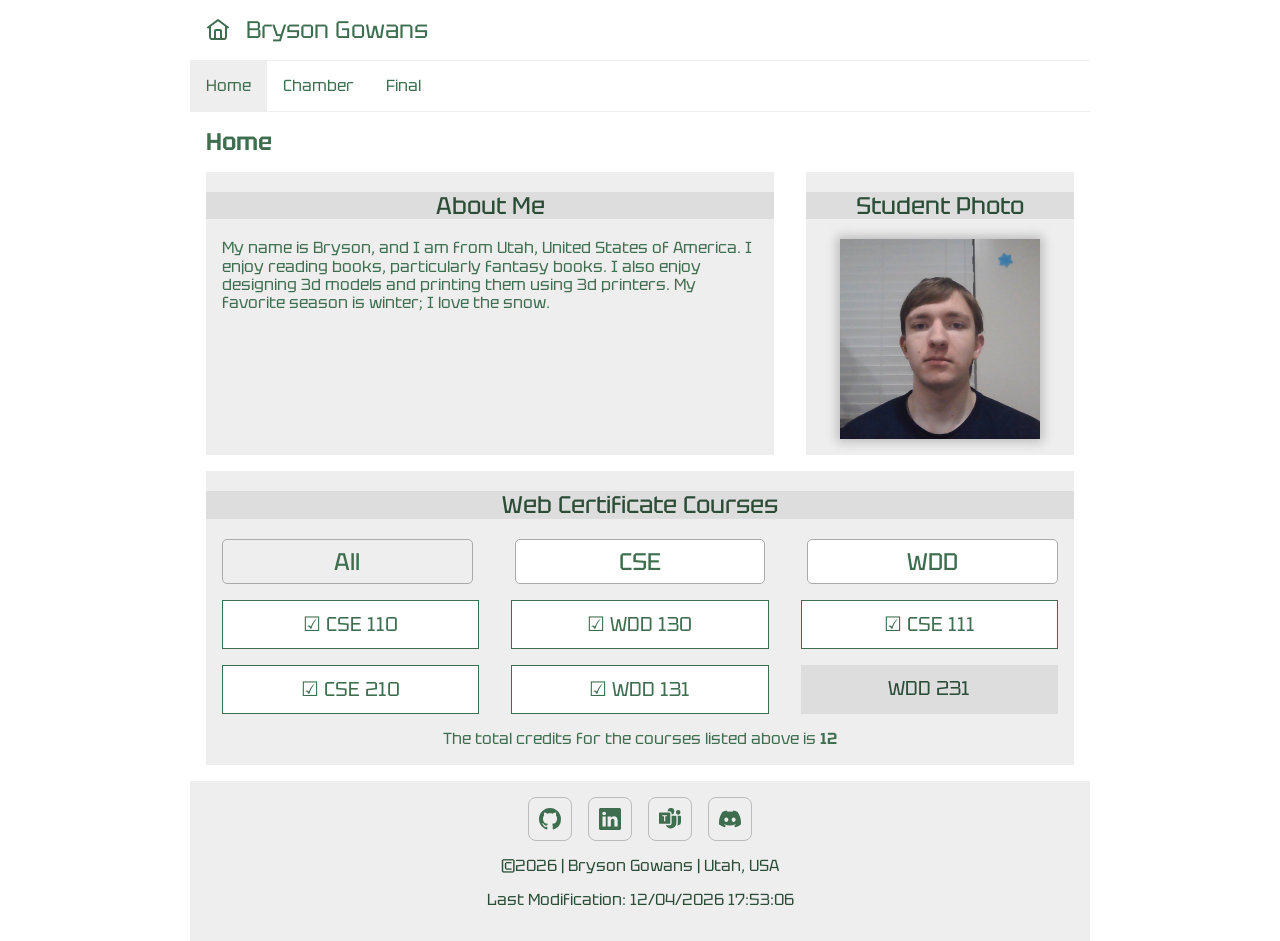
<file: index.html>
<!DOCTYPE html>
<html lang="en">

<head>
    <meta charset="UTF-8">
    <meta name="viewport" content="width=device-width, initial-scale=1.0">
    <!--title, description, & author-->
    <title>WDD 231 - Bryson Gowans</title>
    <meta name="description" content="WDD 231 Web Frontend Developement course, home page assignment for the course">
    <meta name="author" content="Bryson Gowans">
    <!--favicon-->
    <link rel="icon" href="favicon-index.ico">
    <!--open graph tags-->
    <meta name="og:title" content="WDD 231 - Bryson Gowans">
    <meta name="og:description" content="Home page assignment for the course WDD 231 - Web Frontend Developement">
    <meta name="og:image" content="favicon-index.ico">
    <meta name="og:url" content="https://anmen12.github.io/wdd231/">
    <!--styling-->
    <link rel="stylesheet" href="styles/normalize.css">
    <link rel="stylesheet" href="styles/base.css">
    <link rel="stylesheet" href="styles/large-base.css">
    <!--fonts-->
    <link rel="preconnect" href="https://fonts.googleapis.com">
    <link rel="preconnect" href="https://fonts.gstatic.com" crossorigin>
    <link href="https://fonts.googleapis.com/css2?family=Tektur:wght@400..900&display=swap" rel="stylesheet">
    <!--scripts-->
    <script src="scripts/navigation.js" defer></script>
    <script src="scripts/course.js" defer></script>
    <script src="scripts/date.js" defer></script>
</head>

<body>
    <header>
        <img src="images/logo.svg" alt="Site Logo">
        <span>Bryson Gowans</span>
        <button id="menu-button" class="menu" aria-label="Menu"></button>
    </header>
    <nav id="nav-bar" class="navigation">
        <ul>
            <li class="current"><a href="index.html">Home</a></li>
            <li><a href="chamber/index.html">Chamber</a></li>
            <li><a href="final/index.html">Final</a></li>
        </ul>
    </nav>
    <main>
        <h1>Home</h1>
        <section class="about">
            <h2>About Me</h2>
            <p>My name is Bryson, and I am from Utah, United States of America. I enjoy reading books, particularly fantasy books. I also enjoy designing 3d models and printing them using 3d printers. My favorite season is winter; I love the snow.</p>
        </section>
        <section class="photo">
            <h2>Student Photo</h2>
            <img src="images/profile.jpg" alt="Student Photo" loading="lazy" width="200" height="200">
        </section>
        <section class="certificates">
            <h2>Web Certificate Courses</h2>
            <div class="certificate-buttons">
                <button id="all" class="selected">All</button>
                <button id="cse">CSE</button>
                <button id="wdd">WDD</button>
            </div>
            <div id="card-grid"></div>
            <p id="credits"></p>
        </section>
        <dialog id="course-details"></dialog>
    </main>
    <footer>
        <div class="social">
            <a href="https://github.com"><img src="images/github.svg" alt="Github"></a>
            <a href="https://linkedin.com"><img src="images/linkedin.svg" alt="LinkedIn"></a>
            <a href="https://www.microsoft.com/en-us/microsoft-teams/log-in"><img src="images/microsoft-teams.svg"
                    alt="Microsoft Temas"></a>
            <a href="https://discord.com"><img src="images/discord.svg" alt="Discord"></a>
        </div>
        <p>&copy;<span id="currentyear"></span> | Bryson Gowans | Utah, USA</p>
        <p id="lastModified"></p>
    </footer>
</body>

</html>
</file>
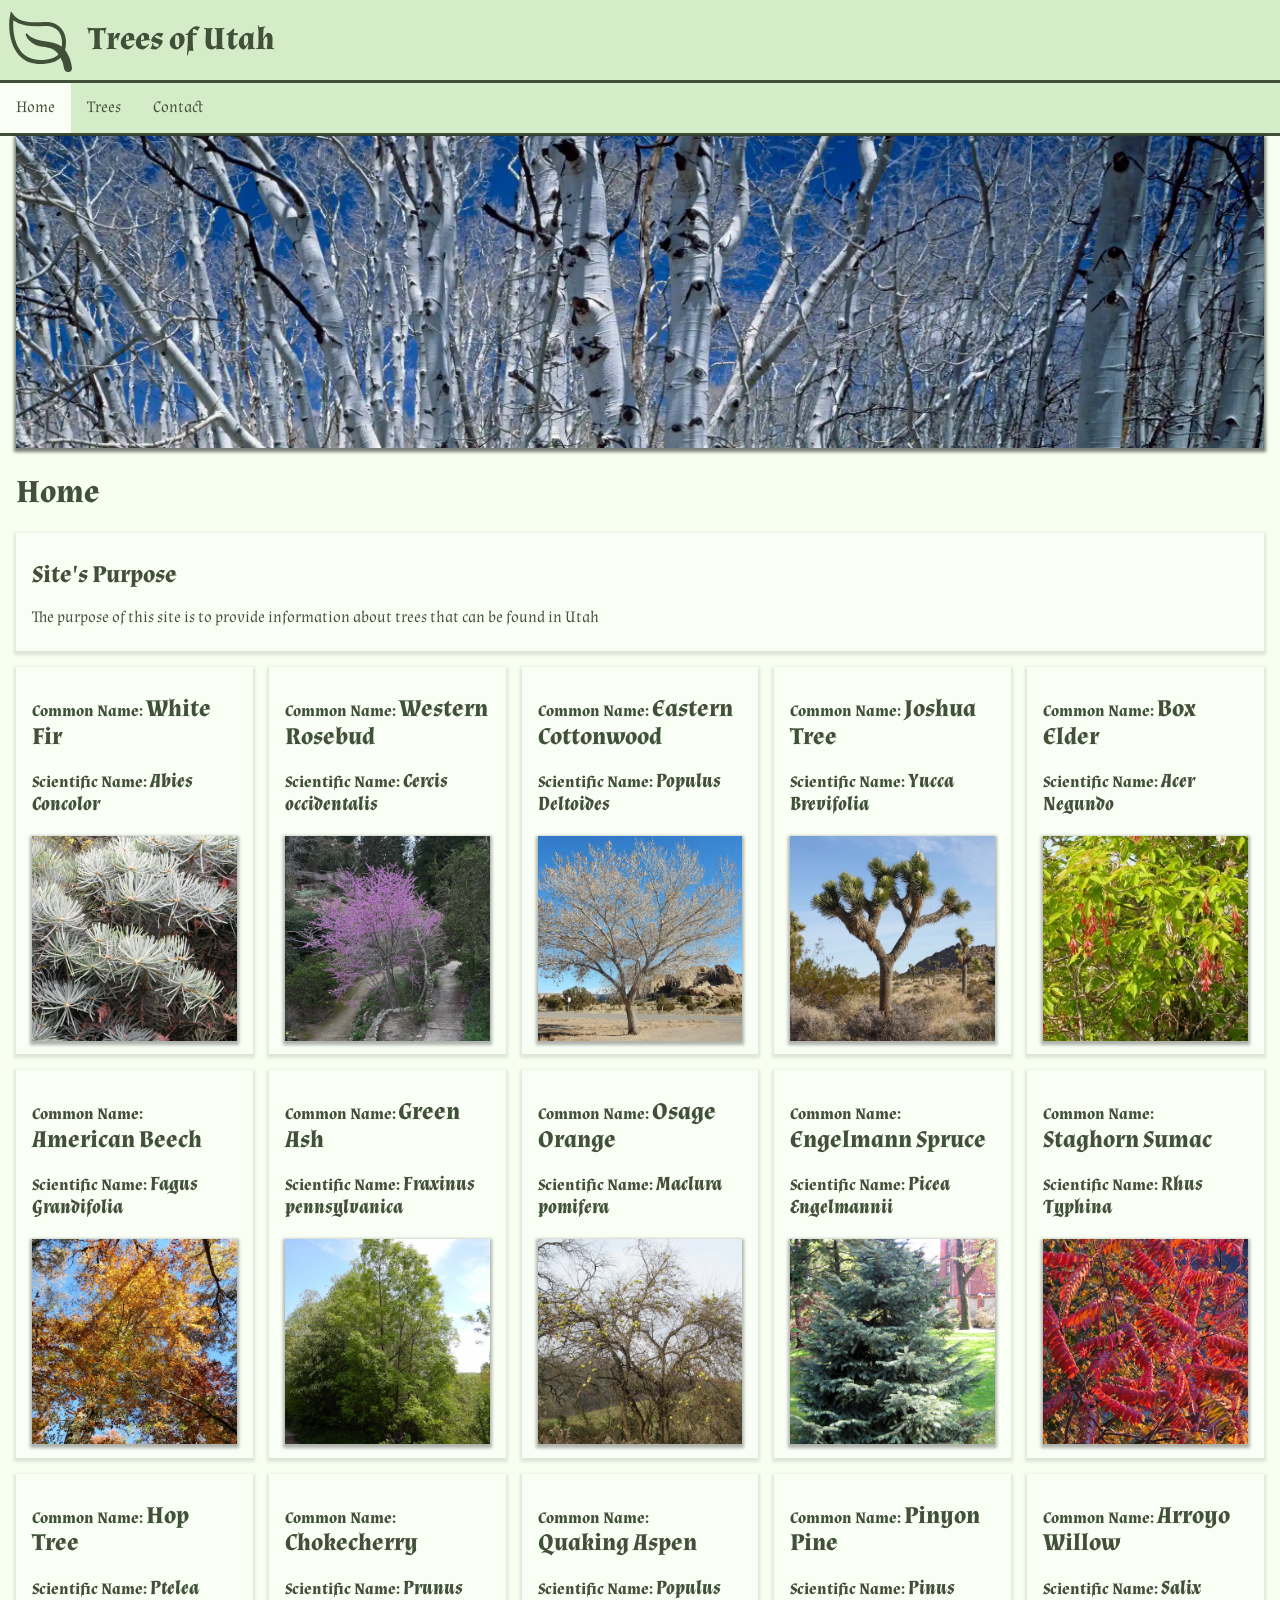
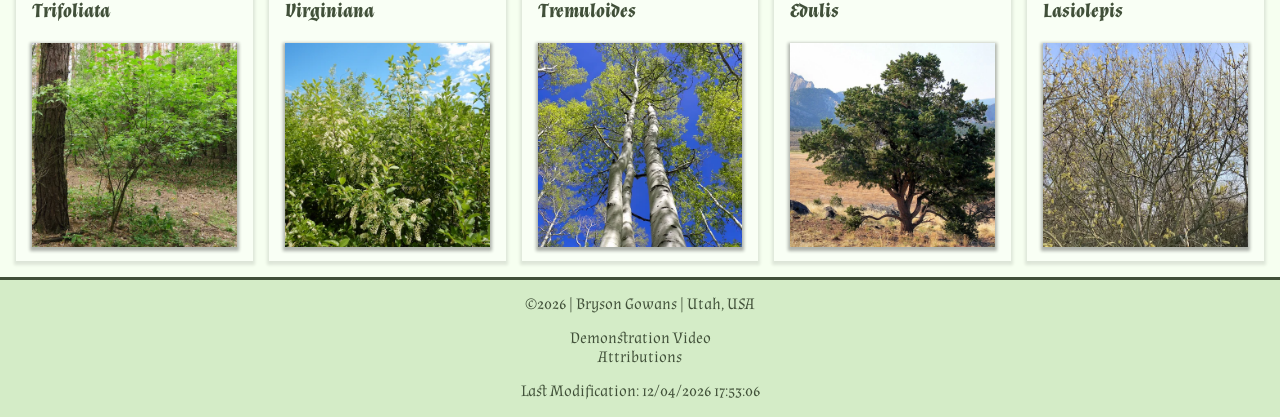
<file: final/index.html>
<!DOCTYPE html>
<html lang="en">

<head>
    <meta charset="UTF-8">
    <meta name="viewport" content="width=device-width, initial-scale=1.0">
    <!--title, description, & author-->
    <title>Trees of Utah</title>
    <meta name="description" content="WDD 231 Web Frontend Developement course, final home page for the course">
    <meta name="author" content="Bryson Gowans">
    <!--favicon-->
    <link rel="icon" href="images/favicon.ico?">
    <!--open graph tags-->
    <meta name="og:title" content="Trees of Utah">
    <meta name="og:description" content="Final home page for the course WDD 231 - Web Frontend Developement">
    <meta name="og:image" content="https://anmen12.github.io/wdd231/final/images/hero-mobile-medium.webp">
    <meta name="og:url" content="https://anmen12.github.io/wdd231/final/index">
    <!--styling-->
    <link rel="stylesheet" href="../styles/normalize.css">
    <link rel="stylesheet" href="styles/base.css">
    <link rel="stylesheet" href="styles/medium-base.css">
    <!--fonts-->
    <link rel="preconnect" href="https://fonts.googleapis.com">
    <link rel="preconnect" href="https://fonts.gstatic.com" crossorigin>
    <link href="https://fonts.googleapis.com/css2?family=Almendra:ital,wght@0,400;0,700;1,400;1,700&display=swap" rel="stylesheet">
    <!--scripts-->
    <script src="scripts/navigation.js" defer></script>
    <script src="scripts/home.mjs" type="module"></script>
    <script src="scripts/date.js" defer></script>
</head>

<body>
    <header>
        <img src="images/logo.svg" alt="Site Logo">
        <span>Trees of Utah</span>
        <button id="menu-button" class="menu" aria-label="Menu"></button>
    </header>
    <nav id="nav-bar" class="navigation">
        <ul>
            <li class="current"><a href="index.html">Home</a></li>
            <li><a href="trees.html">Trees</a></li>
            <li><a href="contact.html">Contact</a></li>
        </ul>
    </nav>
    <main>
        <picture class="hero">
            <source srcset="images/hero-wide-large.webp" width="2560" height="640" media="(min-width: 928px)">
            <source srcset="images/hero-wide-medium.webp" width="1920" height="480" media="(min-width: 768px)">
            <source srcset="images/hero-wide-small.webp" width="1280" height="320" media="(min-width: 608px)">
            <source srcset="images/hero-mobile-large.webp" width="1000" height="750" media="(min-width: 448px)">
            <img src="images/hero-mobile-medium.webp" alt="Hero Image" width="750" height="563">
        </picture>
        <h1>Home</h1>
        <section>
            <h2>Site's Purpose</h2>
            <p>The purpose of this site is to provide information about trees that can be found in Utah</p>
        </section>
        <div id="tree-cards"></div>
    </main>
    <footer>
        <p>&copy;<span id="currentyear"></span> | Bryson Gowans | Utah, USA</p>
        <a href="https://www.youtube.com/watch?v=U-XRoKhb_Q4">Demonstration Video</a>
        <a href="attributions.html">Attributions</a>
        <p id="lastModified"></p>
    </footer>
</body>

</html>
</file>
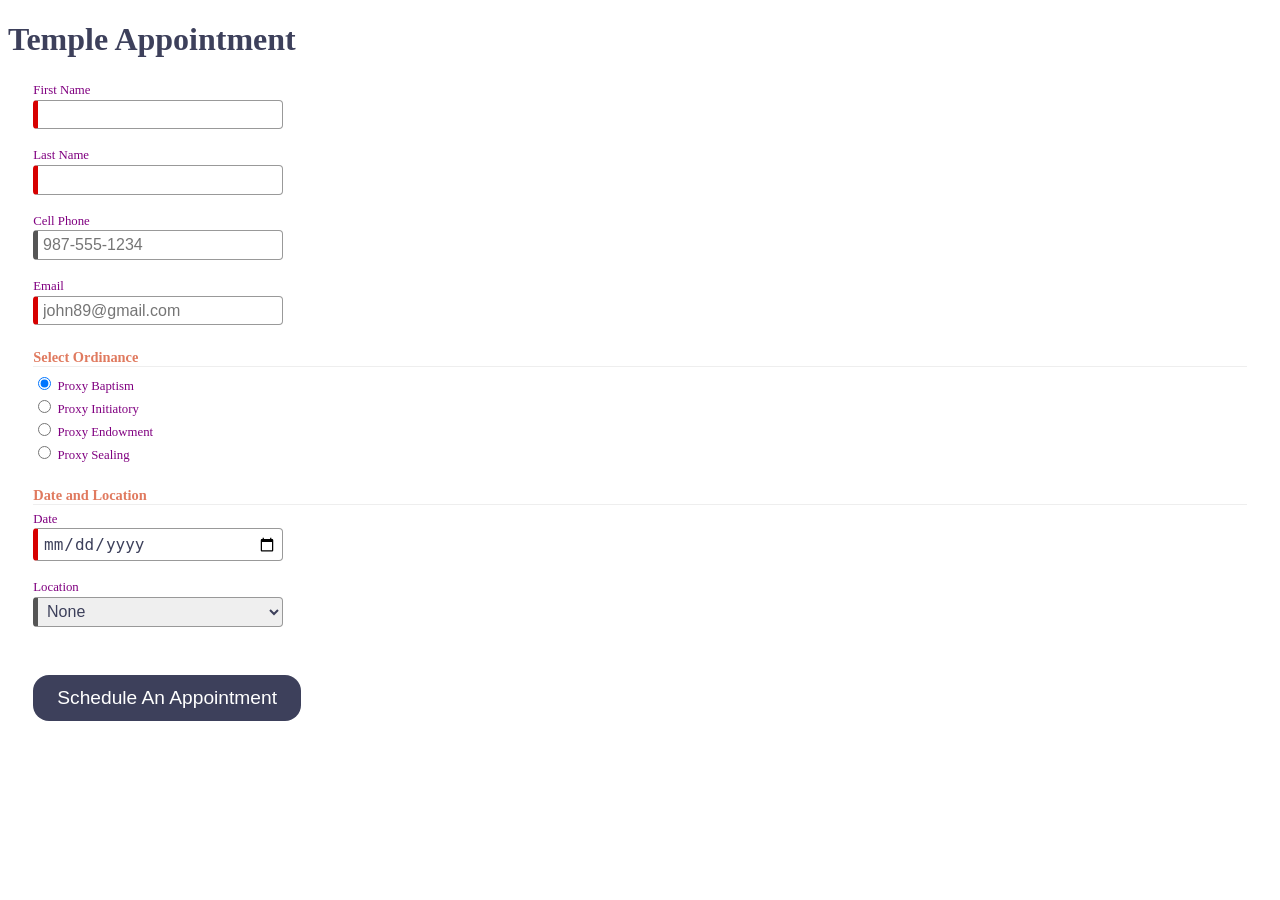
<file: week04/index.html>
<!DOCTYPE html>
<html lang="en">

<head>
  <meta charset="UTF-8">
  <meta name="viewport" content="width=device-width, initial-scale=1.0">
  <meta name="description" content="Web Lab Start File">
  <meta name="author" content="Paul Cheney">

  <link rel="stylesheet" href="styles/small.css">
  <link rel="stylesheet" href="styles/large.css">

  <title>Web Lab Start File</title>
</head>

<body>

  <main>
    <h1>Temple Appointment</h1>

    <form method="GET" action="thanks.html" class="designOne">
      <label>First Name <input type="text" name="first" required autocomplete="given-name" title="Your First Name"></label>
        <label>Last Name <input type="text" name="last" required autocomplete="family-name" title="Your Last Name"></label>
        <label>Cell Phone <input type="tel" name="phone"  autocomplete="tel" title="A Phone Number with dashes" placeholder="987-555-1234" ></label>
        <label>Email <input type="email" name="email" required placeholder="john89@gmail.com"  title="Your Email" autocomplete="email"></label>
  

        <h3>Select Ordinance</h3>
        <label><input type="radio" name="ordinance" value="Baptism" checked> Proxy Baptism</label>
        <label><input type="radio" name="ordinance" value="Initiatory"> Proxy Initiatory</label>
        <label><input type="radio" name="ordinance" value="Endowment"> Proxy Endowment</label>
        <label><input type="radio" name="ordinance" value="Sealing"> Proxy Sealing</label>

        
        <h3>Date and Location</h3>
        <label>Date <input type="date" name="date" required></label>

        <label>Location
          <select name="location" required>
            <option value="">None</option>
            <option value="Payson">Payson</option>
            <option value="Orem">Orem</option>
            <option value="Provo City Center">Provo City Center</option>
        </label>

        <input type="submit" value="Schedule An Appointment">
    </form>

    
  </main>

</body>
</html>
</file>
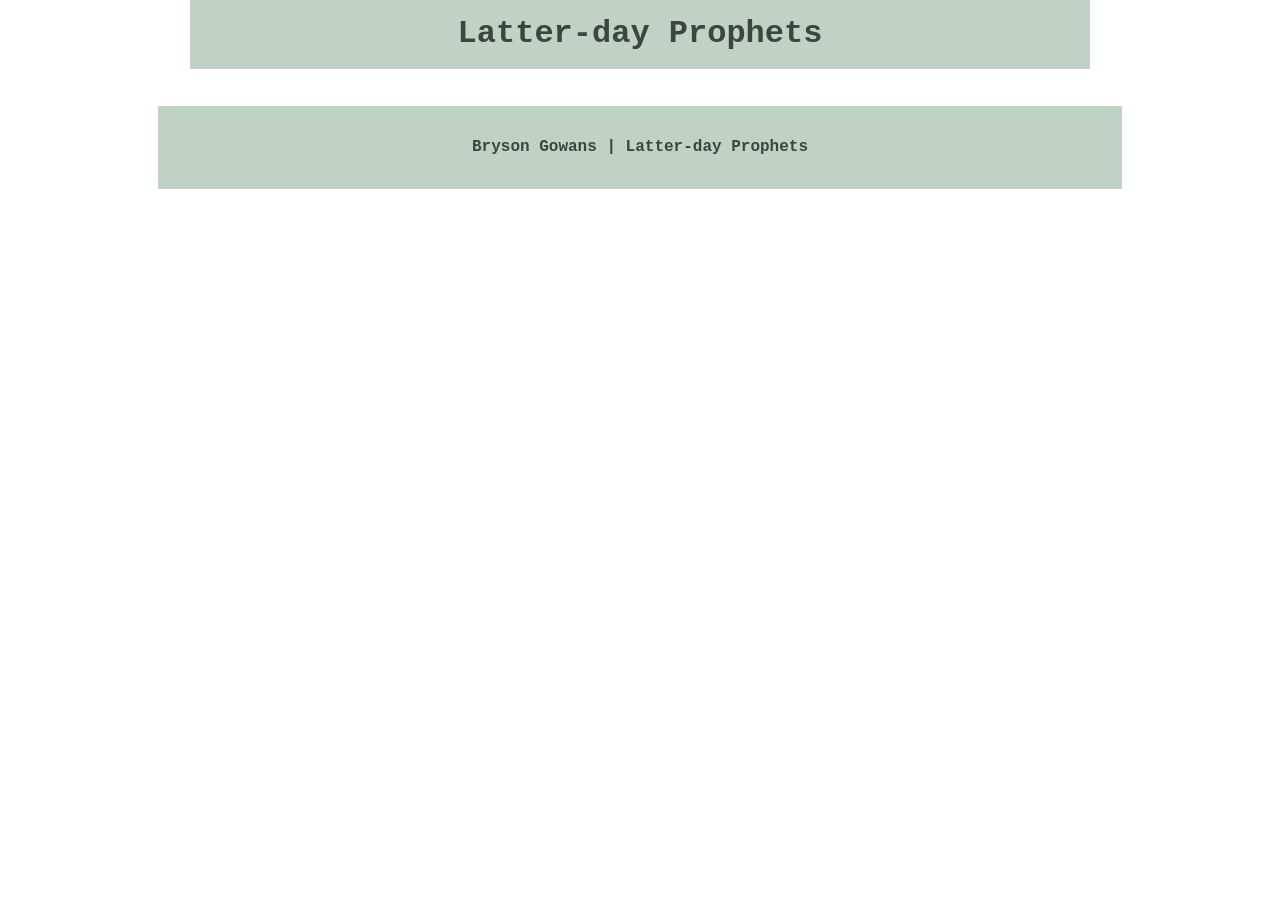
<file: prophets.html>
<!DOCTYPE html>
<html lang="en">

<head>
    <meta charset="UTF-8">
    <meta name="viewport" content="width=device-width, initial-scale=1.0">
    <!--title, description, & author-->
    <title>WDD 231 - Prophets</title>
    <meta name="description" content="WDD 231 Web Frontend Developement course, prophets learning activity for the course">
    <meta name="author" content="Bryson Gowans">
    <!--styling-->
    <link rel="stylesheet" href="styles/normalize.css">
    <link rel="stylesheet" href="styles/prophets.css">
    <!--scripts-->
    <script src="scripts/prophets.js" defer></script>
</head>

<body>
    <header>
        <h1>Latter-day Prophets</h1>
    </header>
    <main>
        <div id="cards"></div>
    </main>
    <footer>
        Bryson Gowans | Latter-day Prophets
    </footer>
</body>

</html>
</file>
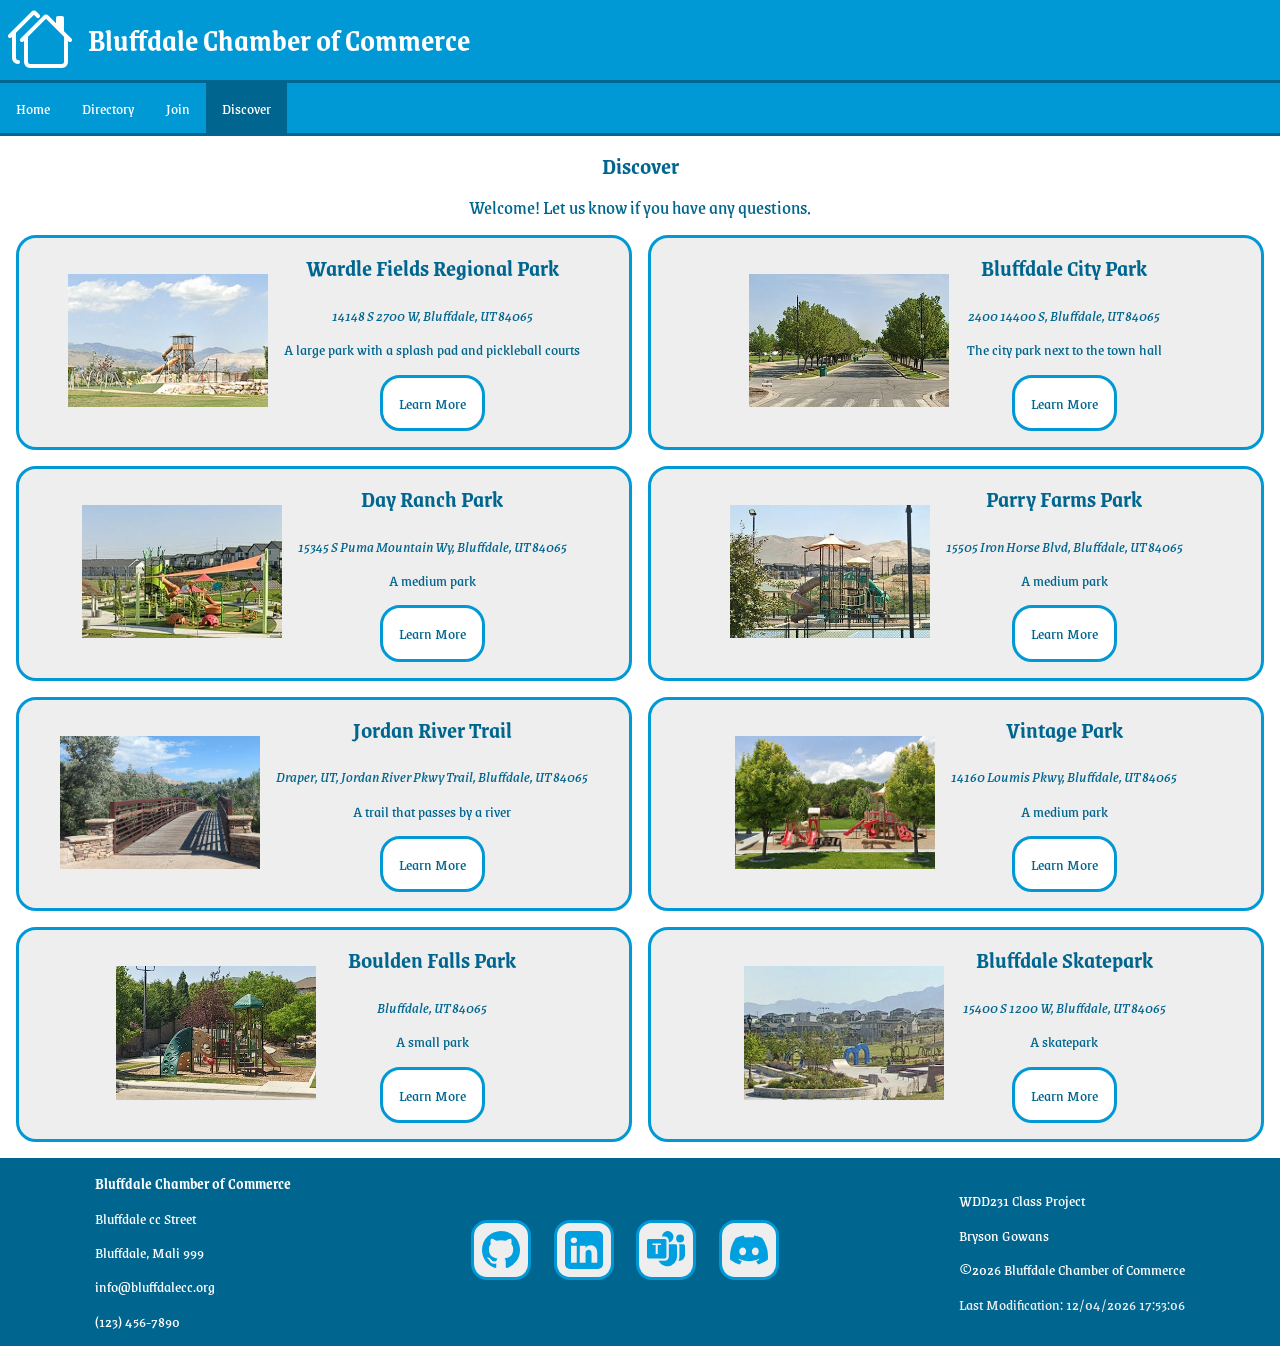
<file: chamber/discover.html>
<!DOCTYPE html>
<html lang="en">

<head>
    <meta charset="UTF-8">
    <meta name="viewport" content="width=device-width, initial-scale=1.0">
    <!--title, description, & author-->
    <title>Bluffdale Chamber of Commerce - Discover</title>
    <meta name="description" content="WDD 231 Web Fronend Developement, chamber discover page">
    <meta name="author" content="Bryson Gowans">
    <!--favicon-->
    <link rel="icon" href="favicon.ico">
    <!--open graph tags-->
    <meta property="og:title" content="Bluffdale Chamber of Commerce - Discover">
    <meta property="og:description" content="Chamber discover assignment for the course WDD 231 - Web Frontend Developement">
    <meta property="og:image" content="https://anmen12.github.io/wdd231/chamber/images/hero-small.webp">
    <meta property="og:url" content="https://anmen12.github.io/wdd231/chamber/discover">
    <!--styling-->
    <link rel="stylesheet" href="../styles/normalize.css">
    <link rel="stylesheet" href="styles/base.css">
    <link rel="stylesheet" href="styles/medium-base.css">
    <link rel="stylesheet" href="styles/large-base.css">
    <!--fonts-->
    <link rel="preconnect" href="https://fonts.googleapis.com">
    <link rel="preconnect" href="https://fonts.gstatic.com" crossorigin>
    <link href="https://fonts.googleapis.com/css2?family=Grenze:ital,wght@0,100..900;1,100..900&display=swap" rel="stylesheet">
    <!--scripts-->
    <script src="scripts/navigation.js" defer></script>
    <script src="scripts/discover.mjs" type="module"></script>
    <script src="scripts/date.js" defer></script>
</head>
<body>
    <header>
        <img src="images/logo.svg" alt="Logo" width="80" height="80">
        <span>Bluffdale Chamber of Commerce</span>
        <button id="menu-button" class="menu" aria-label="Menu"></button>
    </header>
    <nav id="nav-bar" class="navigation">
        <ul>
            <li><a href="index.html">Home</a></li>
            <li><a href="directory.html">Directory</a></li>
            <li><a href="join.html">Join</a></li>
            <li class="current"><a href="discover.html">Discover</a></li>
        </ul>
    </nav>
    <main>
        <h1>Discover</h1>
        <h2 id="last-visit" class="last-visit"></h2>
        <div id="areas" class="areas"></div>
    </main>
    <footer>
        <div>
            <p class="bold">Bluffdale Chamber of Commerce</p>
            <p>Bluffdale cc Street</p>
            <p>Bluffdale, Mali 999</p>
            <p>info@bluffdalecc.org</p>
            <p>(123) 456-7890</p>
        </div>
        <div class="social">
            <a href="https://github.com"><img src="images/github.svg" alt="Github" width="60" height="60"></a>
            <a href="https://linkedin.com"><img src="images/linkedin.svg" alt="LinkedIn" width="60" height="60"></a>
            <a href="https://www.microsoft.com/en-us/microsoft-teams/log-in"><img src="images/microsoft-teams.svg" alt="Microsoft Temas" width="60" height="60"></a>
            <a href="https://discord.com"><img src="images/discord.svg" alt="Discord" width="60" height="60"></a>
        </div>
        <div>
            <p>WDD231 Class Project</p>
            <p>Bryson Gowans</p>
            <p>&copy;<span id="currentyear"></span> Bluffdale Chamber of Commerce</p>
            <p id="lastModified"></p>
        </div>
    </footer>
</body>
</html>
</file>
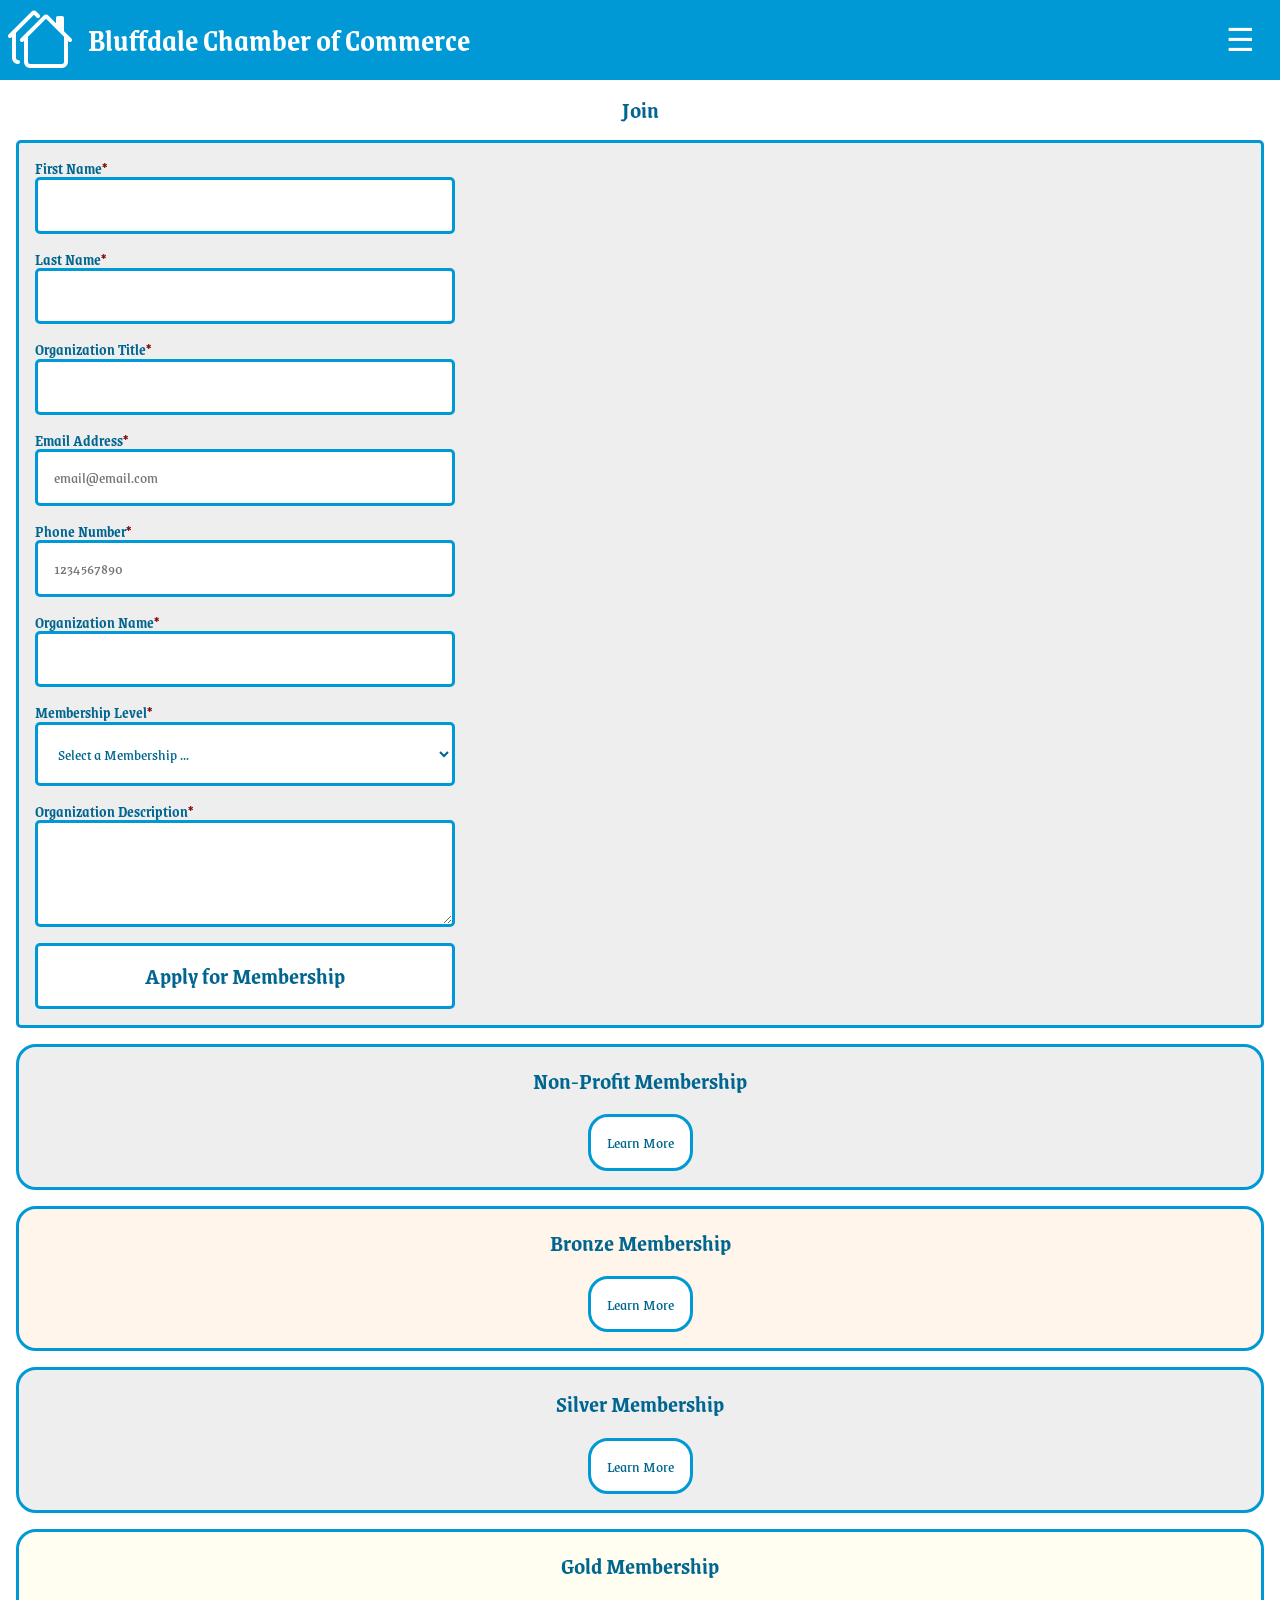
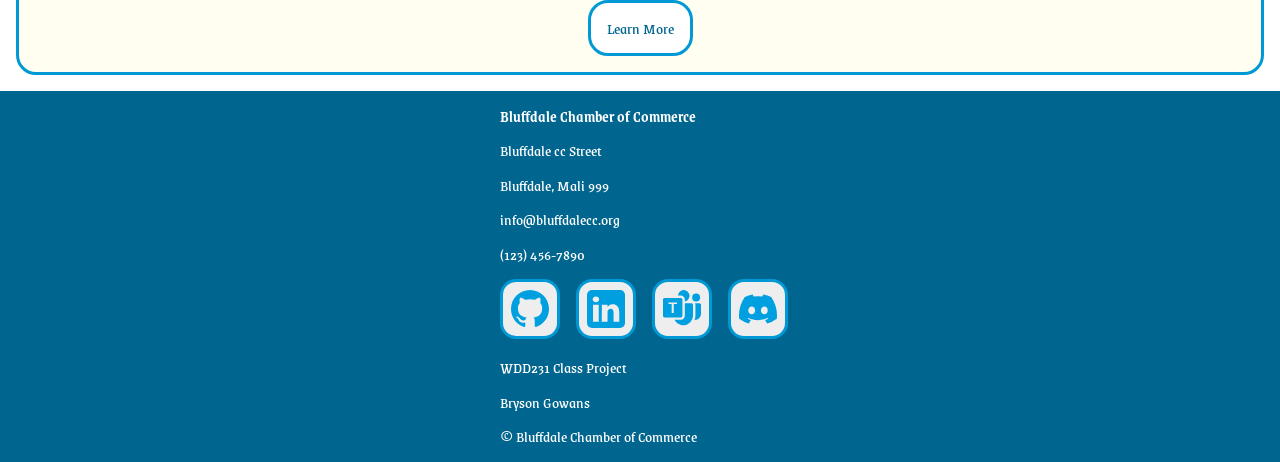
<file: chamber/join.html>
<!DOCTYPE html>
<html lang="en">

<head>
    <meta charset="UTF-8">
    <meta name="viewport" content="width=device-width, initial-scale=1.0">
    <!--title, description, & author-->
    <title>Join the Bluffdale Chamber of Commerce</title>
    <meta name="description" content="WDD 231 Web Fronend Developement, chamber join page">
    <meta name="author" content="Bryson Gowans">
    <!--favicon-->
    <link rel="icon" href="favicon.ico">
    <!--open graph tags-->
    <meta property="og:title" content="Bluffdale Chamber of Commerce">
    <meta property="og:description" content="Chamber join assignment for the course WDD 231 - Web Frontend Developement">
    <meta property="og:image" content="https://anmen12.github.io/wdd231/chamber/images/hero-small.webp">
    <meta property="og:url" content="https://anmen12.github.io/wdd231/chamber/join">
    <!--styling-->
    <link rel="stylesheet" href="../styles/normalize.css">
    <link rel="stylesheet" href="styles/base.css">
    <link rel="stylesheet" href="styles/large-base.css">
    <!--fonts-->
    <link rel="preconnect" href="https://fonts.googleapis.com">
    <link rel="preconnect" href="https://fonts.gstatic.com" crossorigin>
    <link href="https://fonts.googleapis.com/css2?family=Grenze:ital,wght@0,100..900;1,100..900&display=swap" rel="stylesheet">
    <!--scripts-->
    <script src="scripts/navigation.js" defer></script>
    <script src="scripts/timestamp.js" defer></script>
    <script src="scripts/memberships.js" defer></script>
    <script src="scripts/date.js" defer></script>
</head>
<body>
    <header>
        <img src="images/logo.svg" alt="Logo" width="80" height="80">
        <span>Bluffdale Chamber of Commerce</span>
        <button id="menu-button" class="menu" aria-label="Menu"></button>
    </header>
    <nav id="nav-bar" class="navigation">
        <ul>
            <li><a href="index.html">Home</a></li>
            <li><a href="directory.html">Directory</a></li>
            <li class="current"><a href="join.html">Join</a></li>
            <li><a href="discover.html">Discover</a></li>
        </ul>
    </nav>
    <main class="join-page">
        <h1>Join</h1>
        <form method="get" action="thankyou.html">
            <fieldset>
                <label for="fname">
                    First Name<span class="required">*</span><input type="text" id="fname" name="fname" title="First Name" required autocomplete="given-name">
                </label>

                <label for="lname">
                    Last Name<span class="required">*</span><input type="text" id="lname" name="lname" title="Last Name" required autocomplete="family-name">
                </label>

                <label for="title">
                    Organization Title<span class="required">*</span><input type="text" pattern="[A-Za-z\x20\x2D]{1,7}" id="title" name="title" title="Organization Title" required autocomplete="organization-title">
                </label>

                <label for="email">
                    Email Address<span class="required">*</span><input type="email" id="email" name="email" title="Email" required autocomplete="email" placeholder="email@email.com">
                </label>

                <label for="phone">
                    Phone Number<span class="required">*</span><input type="tel" id="phone" name="phone" title="Phone" required autocomplete="tel-national" placeholder="1234567890">
                </label>

                <label for="company">
                    Organization Name<span class="required">*</span><input type="text" id="company" name="company" title="Organization Name" required autocomplete="organization">
                </label>

                <label for="membership">Membership Level<span class="required">*</span>
                    <select id="membership" name="membership" title="Membership Level" required>
                        <option value="" disabled selected>Select a Membership ...</option>
                        <option value="np">NP Membership</option>
                        <option value="bronze">Bronze Membership</option>
                        <option value="silver">Silver Membership</option>
                        <option value="gold">Gold Membership</option>
                    </select>
                </label>

                <label for="description">
                    Organization Description<span class="required">*</span><textarea id="description" name="description" title="Description" required></textarea>
                </label>

                <input type="hidden" id="timestamp" name="timestamp" title="Timestamp">

                <input type="submit" value="Apply for Membership">
            </fieldset>
        </form>
        <div id="memberships" class="memberships"></div>
        <dialog id="membership-details">Learn More</dialog>
    </main>
    <footer>
        <div>
            <p class="bold">Bluffdale Chamber of Commerce</p>
            <p>Bluffdale cc Street</p>
            <p>Bluffdale, Mali 999</p>
            <p>info@bluffdalecc.org</p>
            <p>(123) 456-7890</p>
        </div>
        <div class="social">
            <a href="https://github.com"><img src="images/github.svg" alt="Github" width="60" height="60"></a>
            <a href="https://linkedin.com"><img src="images/linkedin.svg" alt="LinkedIn" width="60" height="60"></a>
            <a href="https://www.microsoft.com/en-us/microsoft-teams/log-in"><img src="images/microsoft-teams.svg" alt="Microsoft Temas" width="60" height="60"></a>
            <a href="https://discord.com"><img src="images/discord.svg" alt="Discord" width="60" height="60"></a>
        </div>
        <div>
            <p>WDD231 Class Project</p>
            <p>Bryson Gowans</p>
            <p>&copy;<span id="currentyear"></span> Bluffdale Chamber of Commerce</p>
            <p id="lastModified"></p>
        </div>
    </footer>
</body>
</html>
</file>
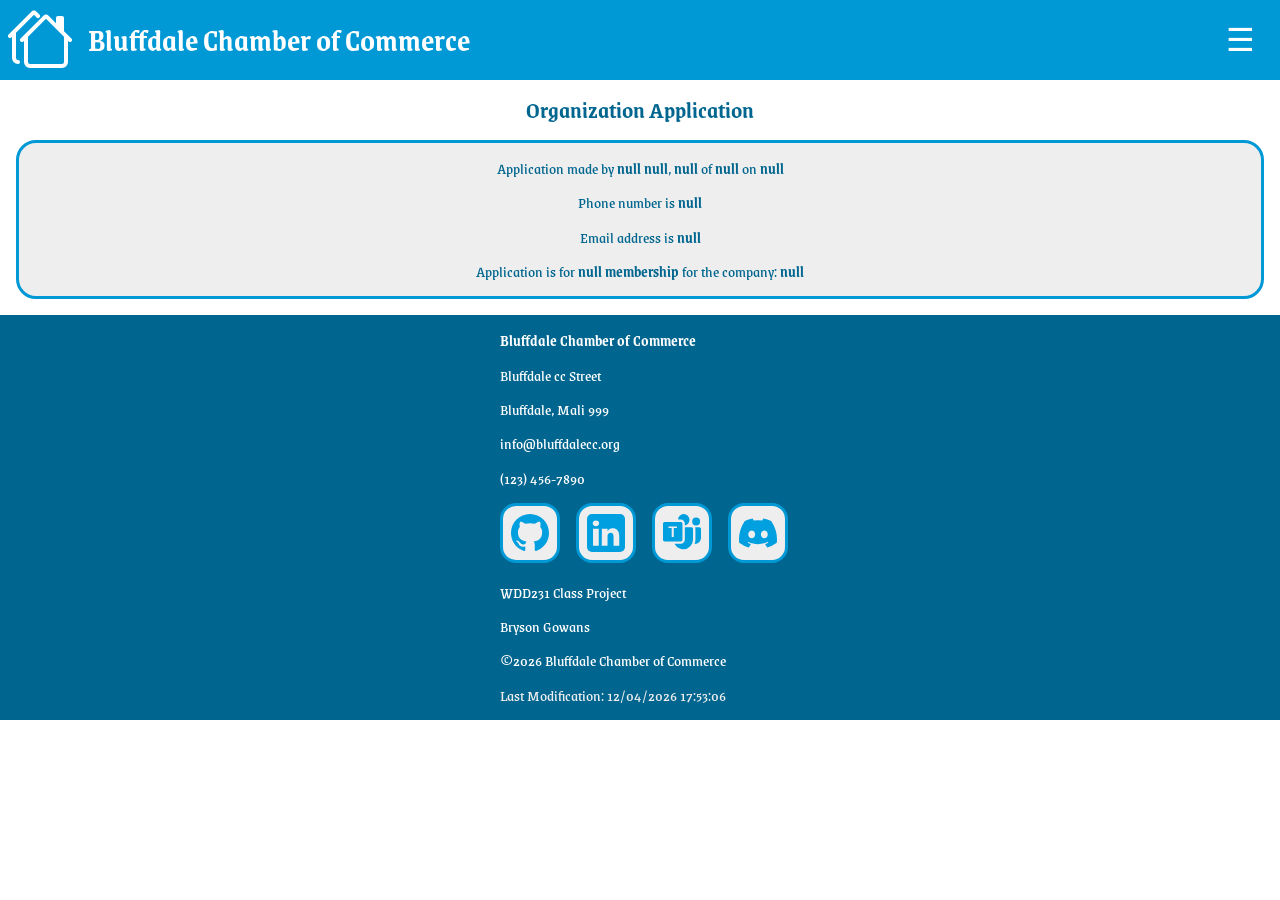
<file: chamber/thankyou.html>
<!DOCTYPE html>
<html lang="en">

<head>
    <meta charset="UTF-8">
    <meta name="viewport" content="width=device-width, initial-scale=1.0">
    <!--title, description, & author-->
    <title>Bluffdale Chamber of Commerce</title>
    <meta name="description" content="WDD 231 Web Fronend Developement, chamber thank you page">
    <meta name="author" content="Bryson Gowans">
    <!--favicon-->
    <link rel="icon" href="favicon.ico">
    <!--open graph tags-->
    <meta property="og:title" content="Bluffdale Chamber of Commerce">
    <meta property="og:description" content="Chamber join assignment for the course WDD 231 - Web Frontend Developement">
    <meta property="og:image" content="https://anmen12.github.io/wdd231/chamber/images/hero-small.webp">
    <meta property="og:url" content="https://anmen12.github.io/wdd231/chamber/join">
    <!--styling-->
    <link rel="stylesheet" href="../styles/normalize.css">
    <link rel="stylesheet" href="styles/base.css">
    <link rel="stylesheet" href="styles/large-base.css">
    <!--fonts-->
    <link rel="preconnect" href="https://fonts.googleapis.com">
    <link rel="preconnect" href="https://fonts.gstatic.com" crossorigin>
    <link href="https://fonts.googleapis.com/css2?family=Grenze:ital,wght@0,100..900;1,100..900&display=swap" rel="stylesheet">
    <!--scripts-->
    <script src="scripts/navigation.js" defer></script>
    <script src="scripts/thankyou.js" defer></script>
    <script src="scripts/date.js" defer></script>
</head>
<body>
    <header>
        <img src="images/logo.svg" alt="Logo" width="80" height="80">
        <span>Bluffdale Chamber of Commerce</span>
        <button id="menu-button" class="menu" aria-label="Menu"></button>
    </header>
    <nav id="nav-bar" class="navigation">
        <ul>
            <li><a href="index.html">Home</a></li>
            <li><a href="directory.html">Directory</a></li>
            <li class="current"><a href="join.html">Join</a></li>
            <li><a href="discover.html">Discover</a></li>
        </ul>
    </nav>
    <main>
        <h1>Organization Application</h1>
        <div id="results"></div>
    </main>
    <footer>
        <div>
            <p class="bold">Bluffdale Chamber of Commerce</p>
            <p>Bluffdale cc Street</p>
            <p>Bluffdale, Mali 999</p>
            <p>info@bluffdalecc.org</p>
            <p>(123) 456-7890</p>
        </div>
        <div class="social">
            <a href="https://github.com"><img src="images/github.svg" alt="Github" width="60" height="60"></a>
            <a href="https://linkedin.com"><img src="images/linkedin.svg" alt="LinkedIn" width="60" height="60"></a>
            <a href="https://www.microsoft.com/en-us/microsoft-teams/log-in"><img src="images/microsoft-teams.svg" alt="Microsoft Temas" width="60" height="60"></a>
            <a href="https://discord.com"><img src="images/discord.svg" alt="Discord" width="60" height="60"></a>
        </div>
        <div>
            <p>WDD231 Class Project</p>
            <p>Bryson Gowans</p>
            <p>&copy;<span id="currentyear"></span> Bluffdale Chamber of Commerce</p>
            <p id="lastModified"></p>
        </div>
    </footer>
</body>
</html>
</file>
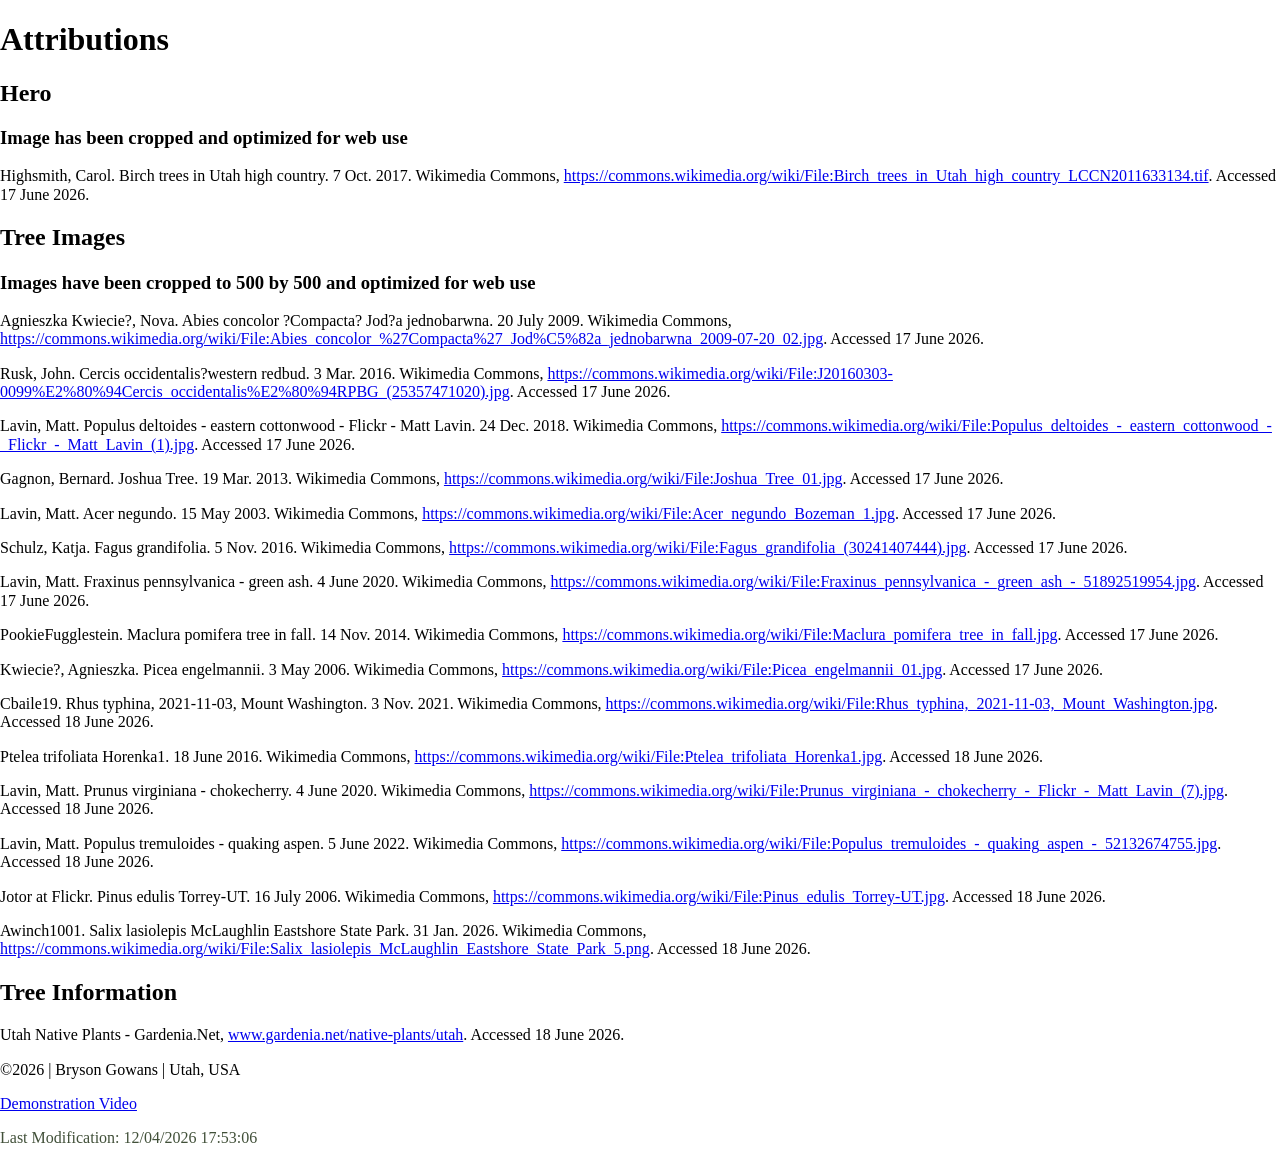
<file: final/attributions.html>
<!DOCTYPE html>
<html lang="en">

<head>
    <meta charset="UTF-8">
    <meta name="viewport" content="width=device-width, initial-scale=1.0">
    <!--title, description, & author-->
    <title>Attributions</title>
    <meta name="description" content="WDD 231 Web Frontend Developement course, final attributions page for the course">
    <meta name="author" content="Bryson Gowans">
    <!--favicon-->
    <link rel="icon" href="images/favicon.ico?">
    <!--open graph tags-->
    <meta name="og:title" content="Attributions">
    <meta name="og:description" content="Final attributions page for the course WDD 231 - Web Frontend Developement">
    <meta name="og:image" content="https://anmen12.github.io/wdd231/final/images/wide-wireframe.webp">
    <meta name="og:url" content="https://anmen12.github.io/wdd231/final/attributions">
    <!--styling-->
    <link rel="stylesheet" href="../styles/normalize.css">
    <!--scripts-->
    <script src="scripts/navigation.js" defer></script>
    <script src="scripts/date.js" defer></script>
</head>

<body>
    <header>
        <h1>Attributions</h1>
    </header>
    <main>
        <h2>Hero</h2>
        <h3>Image has been cropped and optimized for web use</h3>
        <p>Highsmith, Carol. Birch trees in Utah high country. 7 Oct. 2017. Wikimedia Commons, <a href="https://commons.wikimedia.org/wiki/File:Birch_trees_in_Utah_high_country_LCCN2011633134.tif">https://commons.wikimedia.org/wiki/File:Birch_trees_in_Utah_high_country_LCCN2011633134.tif</a>. Accessed 17 June 2026.</p>
        <h2>Tree Images</h2>
        <h3>Images have been cropped to 500 by 500 and optimized for web use</h3>
        <p>Agnieszka Kwiecie?, Nova. Abies concolor ?Compacta? Jod?a jednobarwna. 20 July 2009. Wikimedia Commons, <a href="https://commons.wikimedia.org/wiki/File:Abies_concolor_%27Compacta%27_Jod%C5%82a_jednobarwna_2009-07-20_02.jpg">https://commons.wikimedia.org/wiki/File:Abies_concolor_%27Compacta%27_Jod%C5%82a_jednobarwna_2009-07-20_02.jpg</a>. Accessed 17 June 2026. </p>
        <p>Rusk, John. Cercis occidentalis?western redbud. 3 Mar. 2016. Wikimedia Commons, <a href="https://commons.wikimedia.org/wiki/File:J20160303-0099%E2%80%94Cercis_occidentalis%E2%80%94RPBG_(25357471020).jpg">https://commons.wikimedia.org/wiki/File:J20160303-0099%E2%80%94Cercis_occidentalis%E2%80%94RPBG_(25357471020).jpg</a>. Accessed 17 June 2026. </p>
        <p>Lavin, Matt. Populus deltoides - eastern cottonwood - Flickr - Matt Lavin. 24 Dec. 2018. Wikimedia Commons, <a href="https://commons.wikimedia.org/wiki/File:Populus_deltoides_-_eastern_cottonwood_-_Flickr_-_Matt_Lavin_(1).jpg">https://commons.wikimedia.org/wiki/File:Populus_deltoides_-_eastern_cottonwood_-_Flickr_-_Matt_Lavin_(1).jpg</a>. Accessed 17 June 2026. </p>
        <p>Gagnon, Bernard. Joshua Tree. 19 Mar. 2013. Wikimedia Commons, <a href="https://commons.wikimedia.org/wiki/File:Joshua_Tree_01.jpg">https://commons.wikimedia.org/wiki/File:Joshua_Tree_01.jpg</a>. Accessed 17 June 2026. </p>
        <p>Lavin, Matt. Acer negundo. 15 May 2003. Wikimedia Commons, <a href="https://commons.wikimedia.org/wiki/File:Acer_negundo_Bozeman_1.jpg">https://commons.wikimedia.org/wiki/File:Acer_negundo_Bozeman_1.jpg</a>. Accessed 17 June 2026. </p>
        <p>Schulz, Katja. Fagus grandifolia. 5 Nov. 2016. Wikimedia Commons, <a href="https://commons.wikimedia.org/wiki/File:Fagus_grandifolia_(30241407444).jpg">https://commons.wikimedia.org/wiki/File:Fagus_grandifolia_(30241407444).jpg</a>. Accessed 17 June 2026. </p>
        <p>Lavin, Matt. Fraxinus pennsylvanica - green ash. 4 June 2020. Wikimedia Commons, <a href="https://commons.wikimedia.org/wiki/File:Fraxinus_pennsylvanica_-_green_ash_-_51892519954.jpg">https://commons.wikimedia.org/wiki/File:Fraxinus_pennsylvanica_-_green_ash_-_51892519954.jpg</a>. Accessed 17 June 2026. </p>
        <p>PookieFugglestein. Maclura pomifera tree in fall. 14 Nov. 2014. Wikimedia Commons, <a href="https://commons.wikimedia.org/wiki/File:Maclura_pomifera_tree_in_fall.jpg">https://commons.wikimedia.org/wiki/File:Maclura_pomifera_tree_in_fall.jpg</a>. Accessed 17 June 2026. </p>
        <p>Kwiecie?, Agnieszka. Picea engelmannii. 3 May 2006. Wikimedia Commons, <a href="https://commons.wikimedia.org/wiki/File:Picea_engelmannii_01.jpg">https://commons.wikimedia.org/wiki/File:Picea_engelmannii_01.jpg</a>. Accessed 17 June 2026. </p>
        <p>Cbaile19. Rhus typhina, 2021-11-03, Mount Washington. 3 Nov. 2021. Wikimedia Commons, <a href="https://commons.wikimedia.org/wiki/File:Rhus_typhina,_2021-11-03,_Mount_Washington.jpg">https://commons.wikimedia.org/wiki/File:Rhus_typhina,_2021-11-03,_Mount_Washington.jpg</a>. Accessed 18 June 2026. </p>
        <p>Ptelea trifoliata Horenka1. 18 June 2016. Wikimedia Commons, <a href="https://commons.wikimedia.org/wiki/File:Ptelea_trifoliata_Horenka1.jpg">https://commons.wikimedia.org/wiki/File:Ptelea_trifoliata_Horenka1.jpg</a>. Accessed 18 June 2026. </p>
        <p>Lavin, Matt. Prunus virginiana - chokecherry. 4 June 2020. Wikimedia Commons, <a href="https://commons.wikimedia.org/wiki/File:Prunus_virginiana_-_chokecherry_-_Flickr_-_Matt_Lavin_(7).jpg">https://commons.wikimedia.org/wiki/File:Prunus_virginiana_-_chokecherry_-_Flickr_-_Matt_Lavin_(7).jpg</a>. Accessed 18 June 2026. </p>
        <p>Lavin, Matt. Populus tremuloides - quaking aspen. 5 June 2022. Wikimedia Commons, <a href="https://commons.wikimedia.org/wiki/File:Populus_tremuloides_-_quaking_aspen_-_52132674755.jpg">https://commons.wikimedia.org/wiki/File:Populus_tremuloides_-_quaking_aspen_-_52132674755.jpg</a>. Accessed 18 June 2026. </p>
        <p>Jotor at Flickr. Pinus edulis Torrey-UT. 16 July 2006. Wikimedia Commons, <a href="https://commons.wikimedia.org/wiki/File:Pinus_edulis_Torrey-UT.jpg">https://commons.wikimedia.org/wiki/File:Pinus_edulis_Torrey-UT.jpg</a>. Accessed 18 June 2026. </p>
        <p>Awinch1001. Salix lasiolepis McLaughlin Eastshore State Park. 31 Jan. 2026. Wikimedia Commons, <a href="https://commons.wikimedia.org/wiki/File:Salix_lasiolepis_McLaughlin_Eastshore_State_Park_5.png">https://commons.wikimedia.org/wiki/File:Salix_lasiolepis_McLaughlin_Eastshore_State_Park_5.png</a>. Accessed 18 June 2026. </p>
        <h2>Tree Information</h2>
        <p>Utah Native Plants - Gardenia.Net, <a href="www.gardenia.net/native-plants/utah">www.gardenia.net/native-plants/utah</a>. Accessed 18 June 2026. </p>
    </main>
    <footer>
        <p>&copy;<span id="currentyear"></span> | Bryson Gowans | Utah, USA</p>
        <a href="https://www.youtube.com/watch?v=U-XRoKhb_Q4">Demonstration Video</a>
        <p id="lastModified"></p>
    </footer>
</body>

</html>
</file>
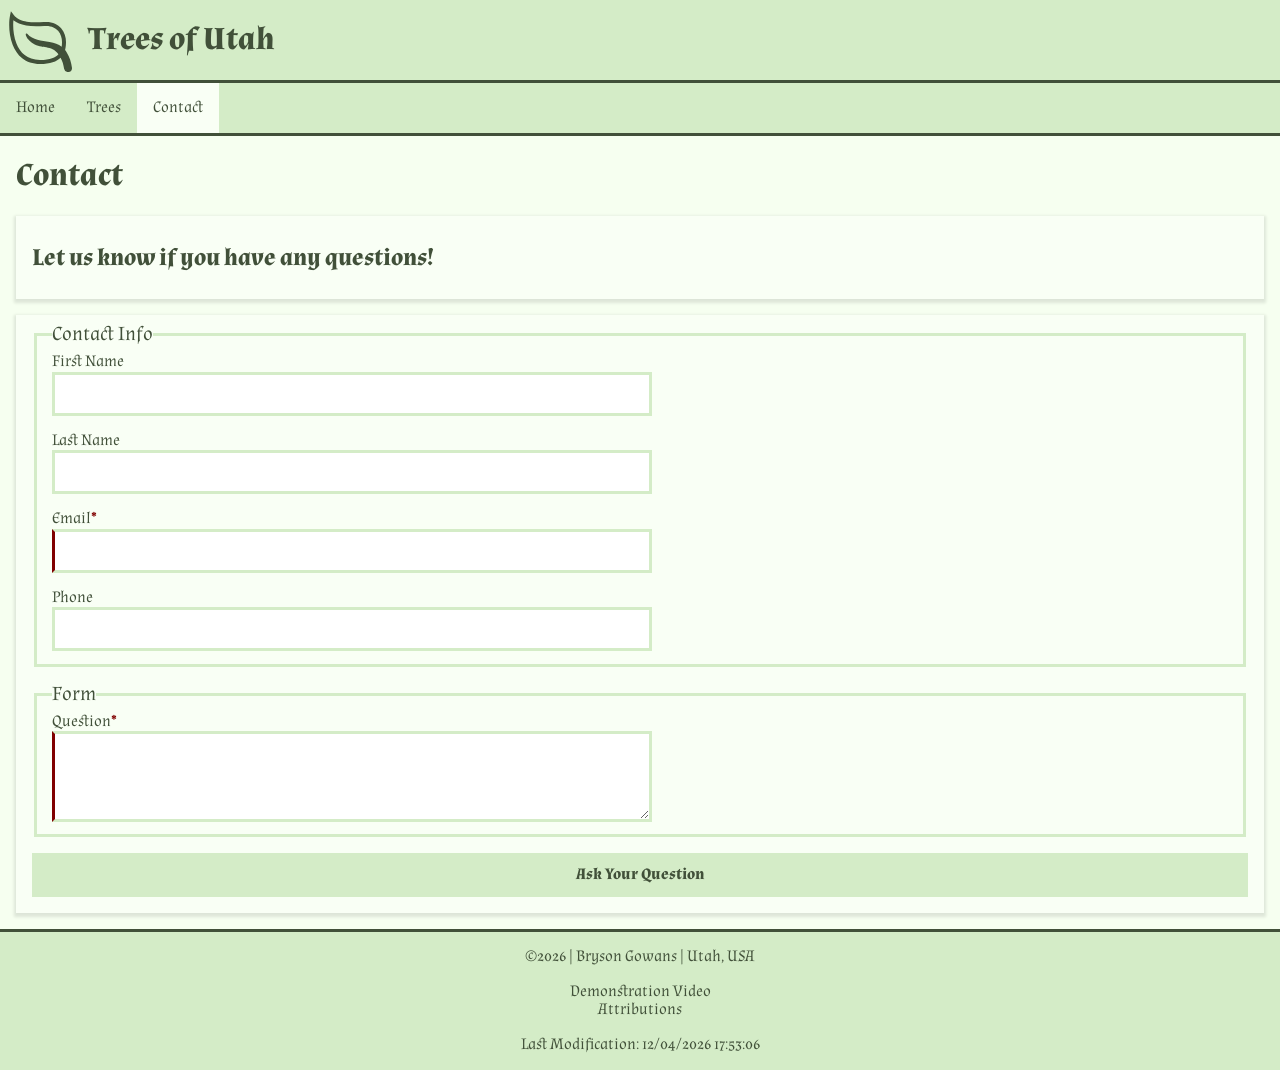
<file: final/contact.html>
<!DOCTYPE html>
<html lang="en">

<head>
    <meta charset="UTF-8">
    <meta name="viewport" content="width=device-width, initial-scale=1.0">
    <!--title, description, & author-->
    <title>Trees of Utah</title>
    <meta name="description" content="WDD 231 Web Frontend Developement course, final contact page for the course">
    <meta name="author" content="Bryson Gowans">
    <!--favicon-->
    <link rel="icon" href="images/favicon.ico?">
    <!--open graph tags-->
    <meta name="og:title" content="Trees of Utah">
    <meta name="og:description" content="Final contact page for the course WDD 231 - Web Frontend Developement">
    <meta name="og:image" content="https://anmen12.github.io/wdd231/final/images/hero-mobile-medium.webp">
    <meta name="og:url" content="https://anmen12.github.io/wdd231/final/contact">
    <!--styling-->
    <link rel="stylesheet" href="../styles/normalize.css">
    <link rel="stylesheet" href="styles/base.css">
    <link rel="stylesheet" href="styles/medium-base.css">
    <!--fonts-->
    <link rel="preconnect" href="https://fonts.googleapis.com">
    <link rel="preconnect" href="https://fonts.gstatic.com" crossorigin>
    <link href="https://fonts.googleapis.com/css2?family=Almendra:ital,wght@0,400;0,700;1,400;1,700&display=swap" rel="stylesheet">
    <!--scripts-->
    <script src="scripts/navigation.js" defer></script>
    <script src="scripts/contact.mjs"  type="module"></script>
    <script src="scripts/date.js" defer></script>
</head>

<body>
    <header>
        <img src="images/logo.svg" alt="Site Logo">
        <span>Trees of Utah</span>
        <button id="menu-button" class="menu" aria-label="Menu"></button>
    </header>
    <nav id="nav-bar" class="navigation">
        <ul>
            <li><a href="index.html">Home</a></li>
            <li><a href="trees.html">Trees</a></li>
            <li class="current"><a href="contact.html">Contact</a></li>
        </ul>
    </nav>
    <main>
        <h1>Contact</h1>
        <section>
            <h2 id="last-question"></h2>
        </section>
        <section>
            <form method="get" action="review.html">
                <fieldset>
                    <legend>Contact Info</legend>
                    <label for="fname">
                        First Name<input type="text" id="fname" name="fname">
                    </label>
                    <label for="lname">
                        Last Name<input type="text" id="lname" name="lname">
                    </label>
                    <label for="email">
                        Email<span class="required">*</span><input type="email" id="email" name="email" required>
                    </label>
                    <label for="phone">
                        Phone<input type="tel" id="phone" name="phone">
                    </label>
                </fieldset>
                <fieldset>
                    <legend>Form</legend>
                    <label for="question">
                        Question<span class="required">*</span><textarea id="question" name="question" required></textarea>
                    </label>
                </fieldset>
                <input type="submit" value="Ask Your Question">
            </form>
        </section>
    </main>
    <footer>
        <p>&copy;<span id="currentyear"></span> | Bryson Gowans | Utah, USA</p>
        <a href="https://www.youtube.com/watch?v=U-XRoKhb_Q4">Demonstration Video</a>
        <a href="attributions.html">Attributions</a>
        <p id="lastModified"></p>
    </footer>
</body>

</html>
</file>
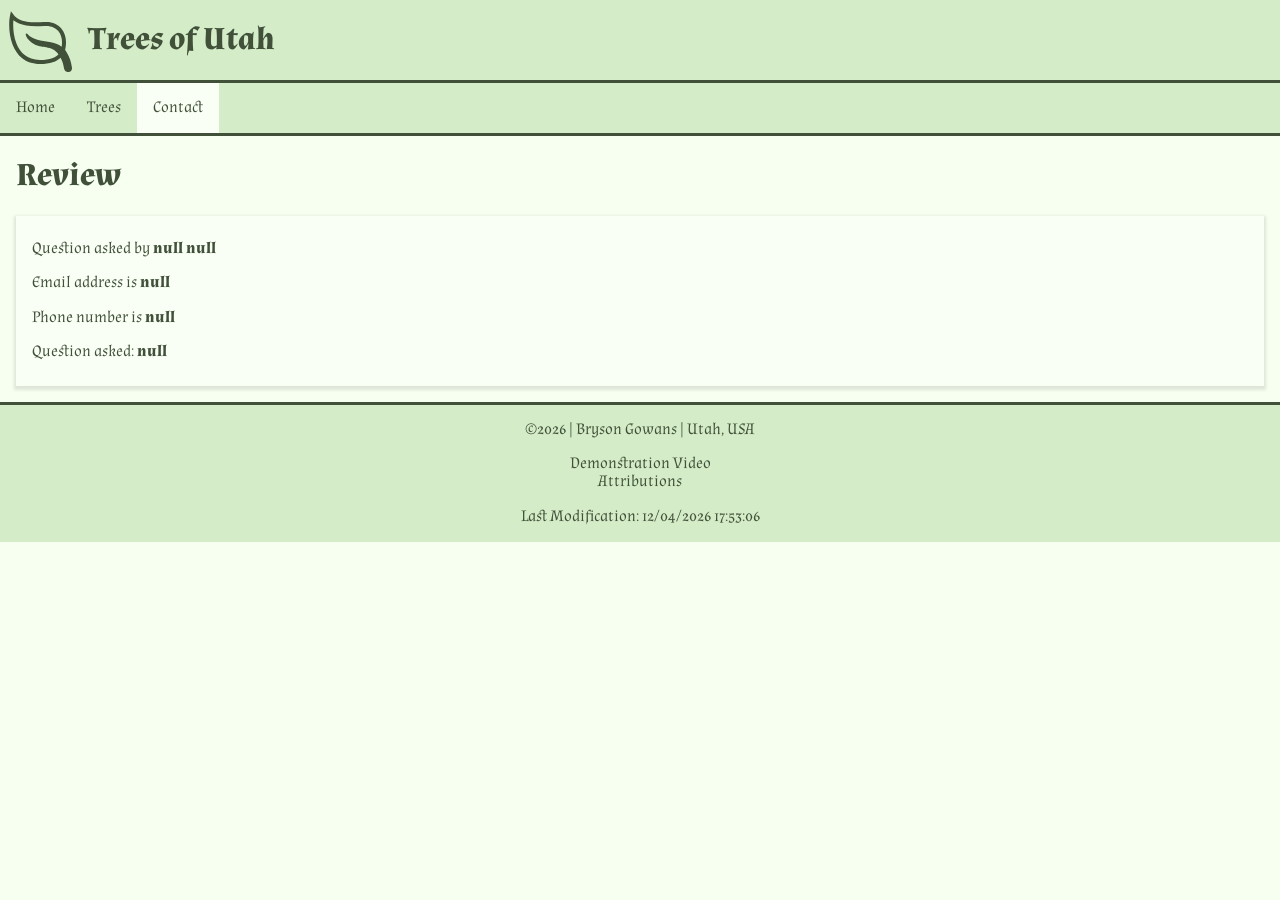
<file: final/review.html>
<!DOCTYPE html>
<html lang="en">

<head>
    <meta charset="UTF-8">
    <meta name="viewport" content="width=device-width, initial-scale=1.0">
    <!--title, description, & author-->
    <title>Trees of Utah</title>
    <meta name="description" content="WDD 231 Web Frontend Developement course, final review page for the course">
    <meta name="author" content="Bryson Gowans">
    <!--favicon-->
    <link rel="icon" href="images/favicon.ico?">
    <!--open graph tags-->
    <meta name="og:title" content="Trees of Utah">
    <meta name="og:description" content="Final review page for the course WDD 231 - Web Frontend Developement">
    <meta name="og:image" content="https://anmen12.github.io/wdd231/final/images/hero-mobile-medium.webp">
    <meta name="og:url" content="https://anmen12.github.io/wdd231/final/review">
    <!--styling-->
    <link rel="stylesheet" href="../styles/normalize.css">
    <link rel="stylesheet" href="styles/base.css">
    <link rel="stylesheet" href="styles/medium-base.css">
    <!--fonts-->
    <link rel="preconnect" href="https://fonts.googleapis.com">
    <link rel="preconnect" href="https://fonts.gstatic.com" crossorigin>
    <link href="https://fonts.googleapis.com/css2?family=Almendra:ital,wght@0,400;0,700;1,400;1,700&display=swap" rel="stylesheet">
    <!--scripts-->
    <script src="scripts/navigation.js" defer></script>
    <script src="scripts/review.mjs" type="module"></script>
    <script src="scripts/date.js" defer></script>
</head>

<body>
    <header>
        <img src="images/logo.svg" alt="Site Logo">
        <span>Trees of Utah</span>
        <button id="menu-button" class="menu" aria-label="Menu"></button>
    </header>
    <nav id="nav-bar" class="navigation">
        <ul>
            <li><a href="index.html">Home</a></li>
            <li><a href="trees.html">Trees</a></li>
            <li class="current"><a href="contact.html">Contact</a></li>
        </ul>
    </nav>
    <main>
        <h1>Review</h1>
        <section id="review">
        </section>
    </main>
    <footer>
        <p>&copy;<span id="currentyear"></span> | Bryson Gowans | Utah, USA</p>
        <a href="https://www.youtube.com/watch?v=U-XRoKhb_Q4">Demonstration Video</a>
        <a href="attributions.html">Attributions</a>
        <p id="lastModified"></p>
    </footer>
</body>

</html>
</file>
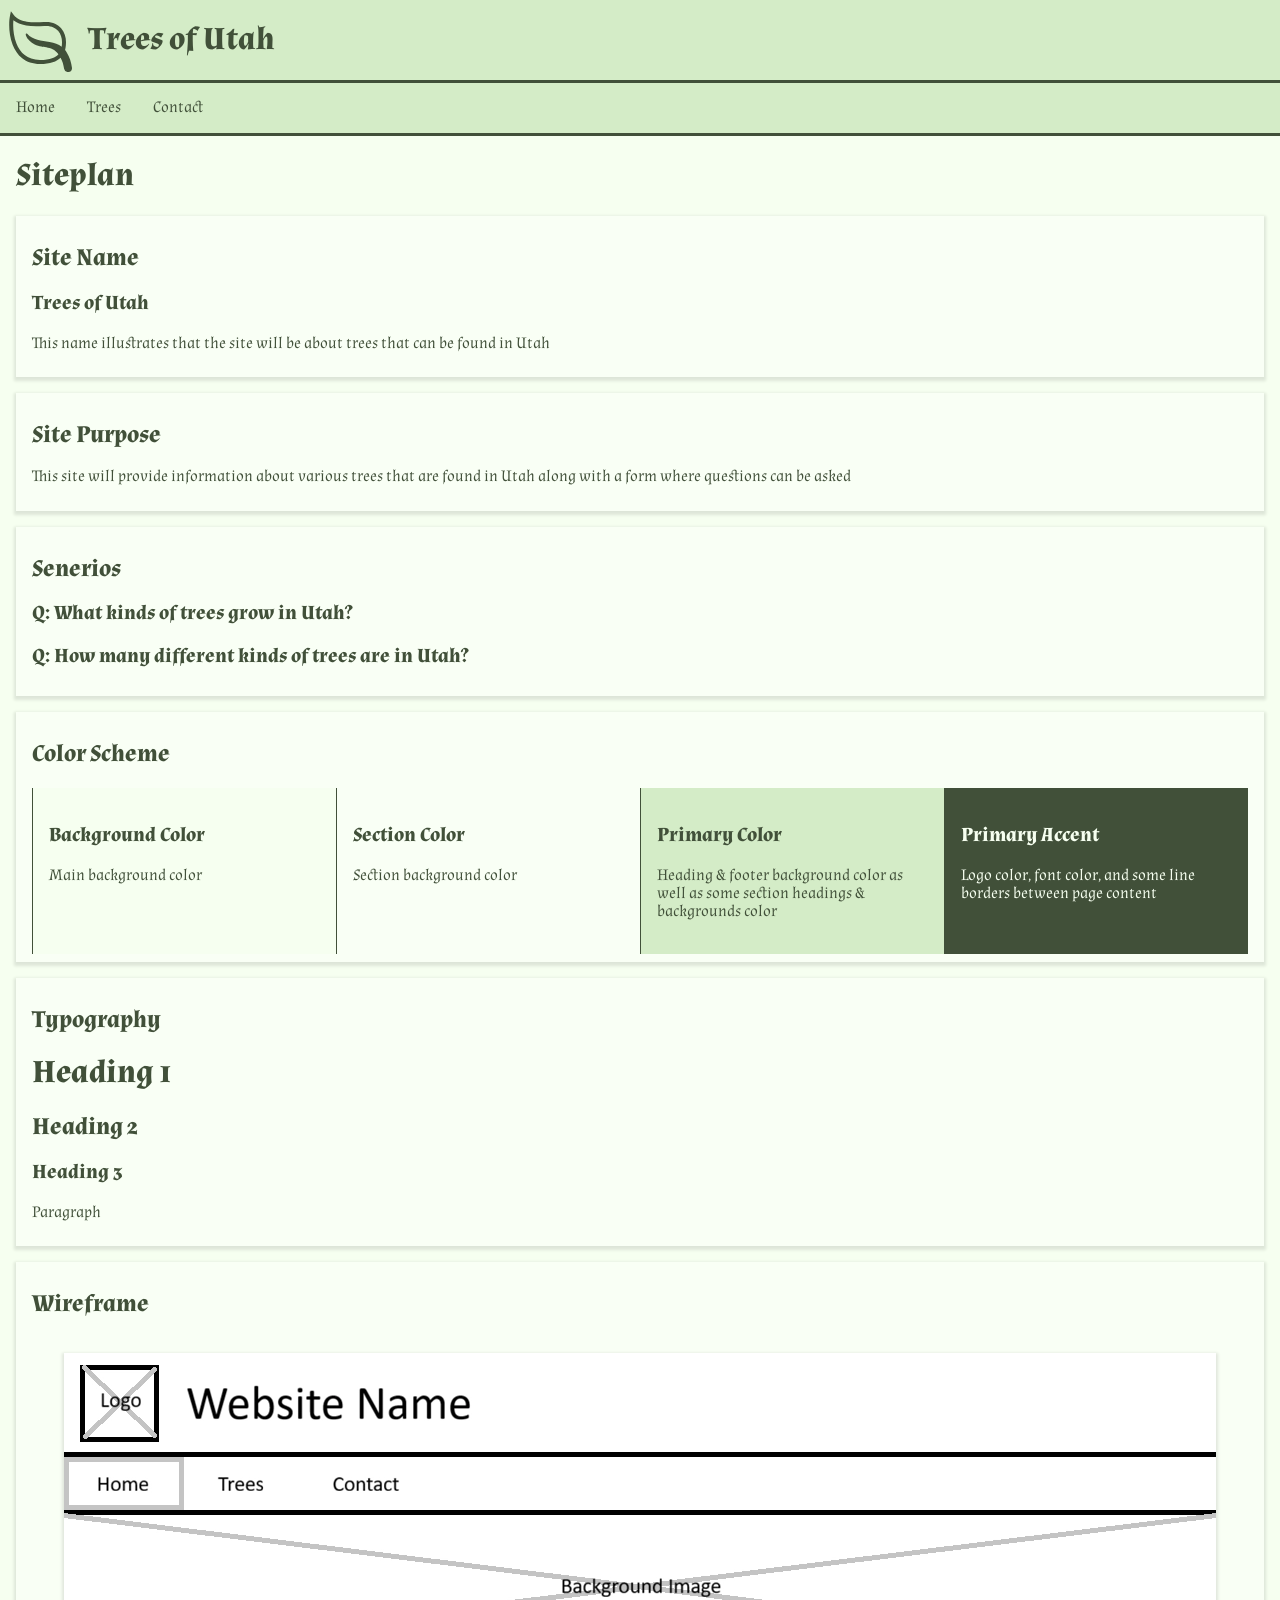
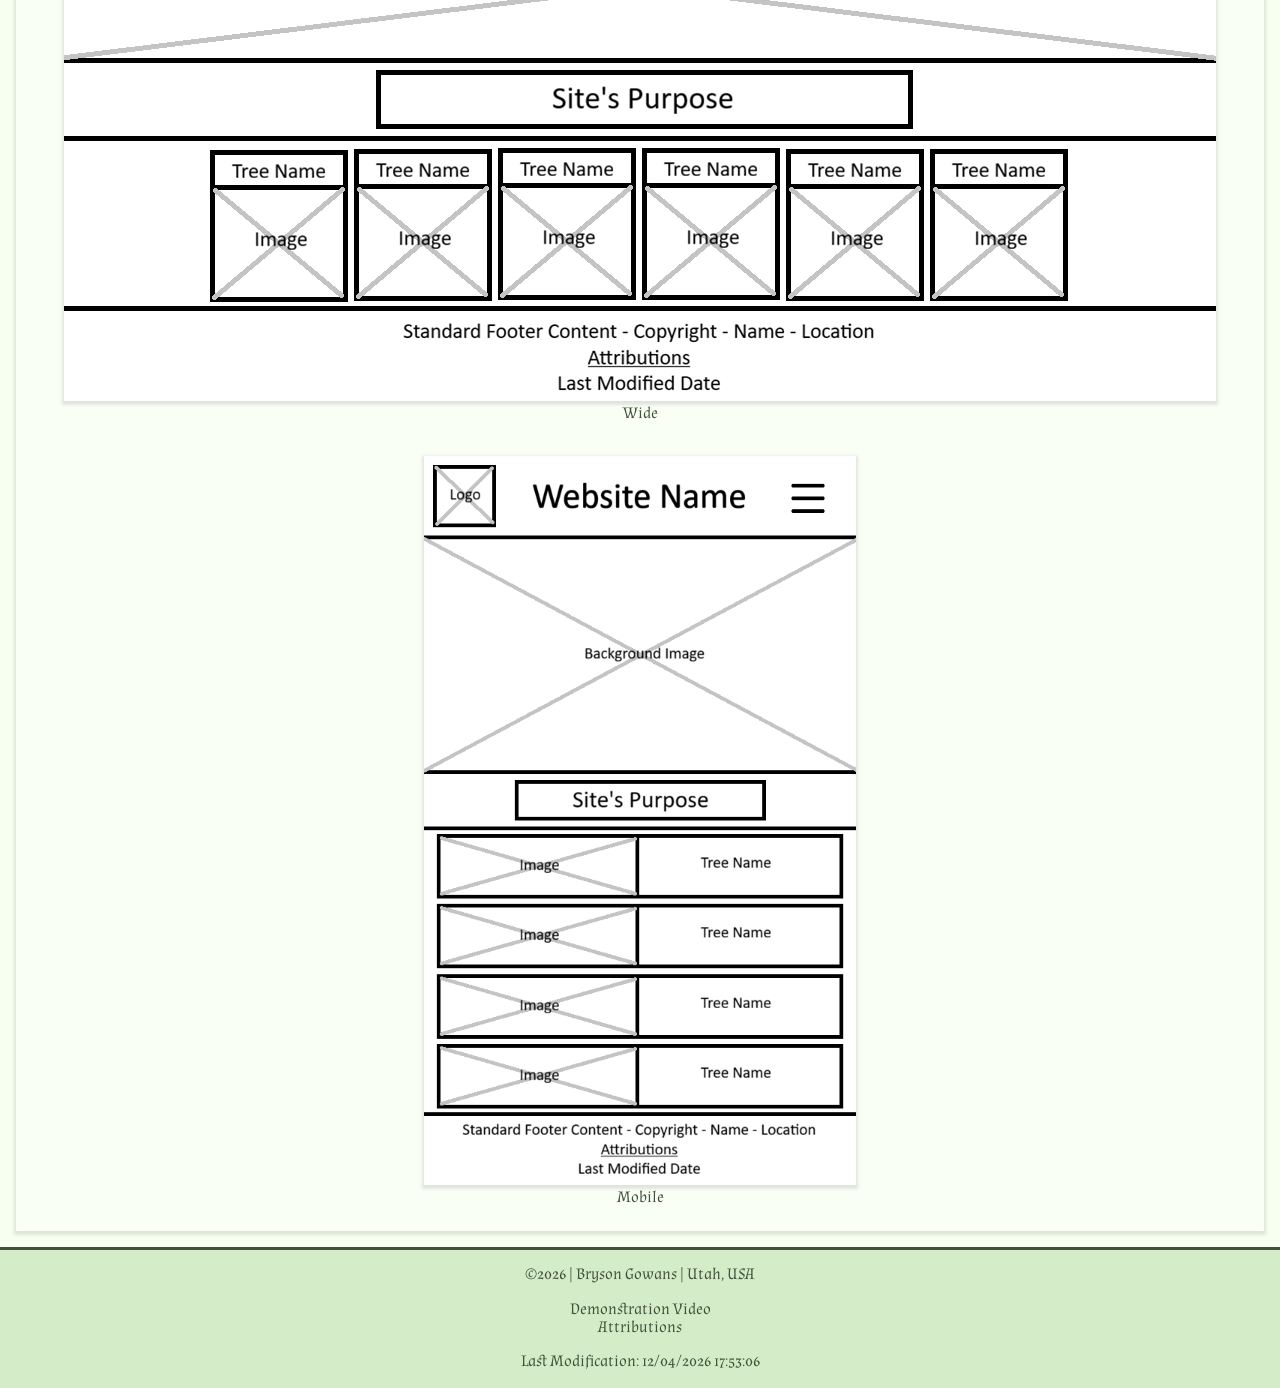
<file: final/siteplan.html>
<!DOCTYPE html>
<html lang="en">

<head>
    <meta charset="UTF-8">
    <meta name="viewport" content="width=device-width, initial-scale=1.0">
    <!--title, description, & author-->
    <title>Final Siteplan</title>
    <meta name="description" content="WDD 231 Web Frontend Developement course, final siteplan for the course">
    <meta name="author" content="Bryson Gowans">
    <!--favicon-->
    <link rel="icon" href="images/favicon.ico?">
    <!--open graph tags-->
    <meta name="og:title" content="WDD 231 - Final Siteplan">
    <meta name="og:description" content="Final siteplan for the course WDD 231 - Web Frontend Developement">
    <meta name="og:image" content="https://anmen12.github.io/wdd231/final/images/wide-wireframe.webp">
    <meta name="og:url" content="https://anmen12.github.io/wdd231/final/siteplan.html">
    <!--styling-->
    <link rel="stylesheet" href="../styles/normalize.css">
    <link rel="stylesheet" href="styles/base.css">
    <link rel="stylesheet" href="styles/medium-base.css">
    <!--fonts-->
    <link rel="preconnect" href="https://fonts.googleapis.com">
    <link rel="preconnect" href="https://fonts.gstatic.com" crossorigin>
    <link href="https://fonts.googleapis.com/css2?family=Almendra:ital,wght@0,400;0,700;1,400;1,700&display=swap" rel="stylesheet">
    <!--scripts-->
    <script src="scripts/navigation.js" defer></script>
    <script src="scripts/date.js" defer></script>
</head>

<body>
    <header>
        <img src="images/logo.svg" alt="Site Logo">
        <span>Trees of Utah</span>
        <button id="menu-button" class="menu" aria-label="Menu"></button>
    </header>
    <nav id="nav-bar" class="navigation">
        <ul>
            <li><a href="#">Home</a></li>
            <li><a href="#">Trees</a></li>
            <li><a href="#">Contact</a></li>
        </ul>
    </nav>
    <main>
        <h1>Siteplan</h1>
        <section>
            <h2>Site Name</h2>
            <h3>Trees of Utah</h3>
            <p>This name illustrates that the site will be about trees that can be found in Utah</p>
        </section>
        <section>
            <h2>Site Purpose</h2>
            <p>This site will provide information about various trees that are found in Utah along with a form where questions can be asked</p>
        </section>
        <section>
            <h2>Senerios</h2>
            <h3>Q: What kinds of trees grow in Utah?</h3>
            <h3>Q: How many different kinds of trees are in Utah?</h3>
        </section>
        <section class="color-scheme">
            <h2>Color Scheme</h2>
            <div class="background-color">
                <h3>Background Color</h3>
                <p>Main background color</p>
            </div>
            <div class="section-color">
                <h3>Section Color</h3>
                <p>Section background color</p>
            </div>
            <div class="primary-color">
                <h3>Primary Color</h3>
                <p>Heading & footer background color as well as some section headings & backgrounds color</p>
            </div>
            <div class="primary-accent">
                <h3>Primary Accent</h3>
                <p>Logo color, font color, and some line borders between page content</p>
            </div>
        </section>
        <section>
            <h2>Typography</h2>
            <h1>Heading 1</h1>
            <h2>Heading 2</h2>
            <h3>Heading 3</h3>
            <p>Paragraph</p>
        </section>
        <section class="wireframe">
            <h2>Wireframe</h2>
            <figure class="wide">
                <img src="images/wide-wireframe.webp" alt="Wide Wireframe" width="1152" height="648">
                <figcaption>Wide</figcaption>
            </figure>
            <figure class="mobile">
                <img src="images/mobile-wireframe.webp" alt="Mobile Wireframe" width="576" height="972">
                <figcaption>Mobile</figcaption>
            </figure>
        </section>
    </main>
    <footer>
        <p>&copy;<span id="currentyear"></span> | Bryson Gowans | Utah, USA</p>
        <a href="https://www.youtube.com/watch?v=U-XRoKhb_Q4">Demonstration Video</a>
        <a href="attributions.html">Attributions</a>
        <p id="lastModified"></p>
    </footer>
</body>

</html>
</file>
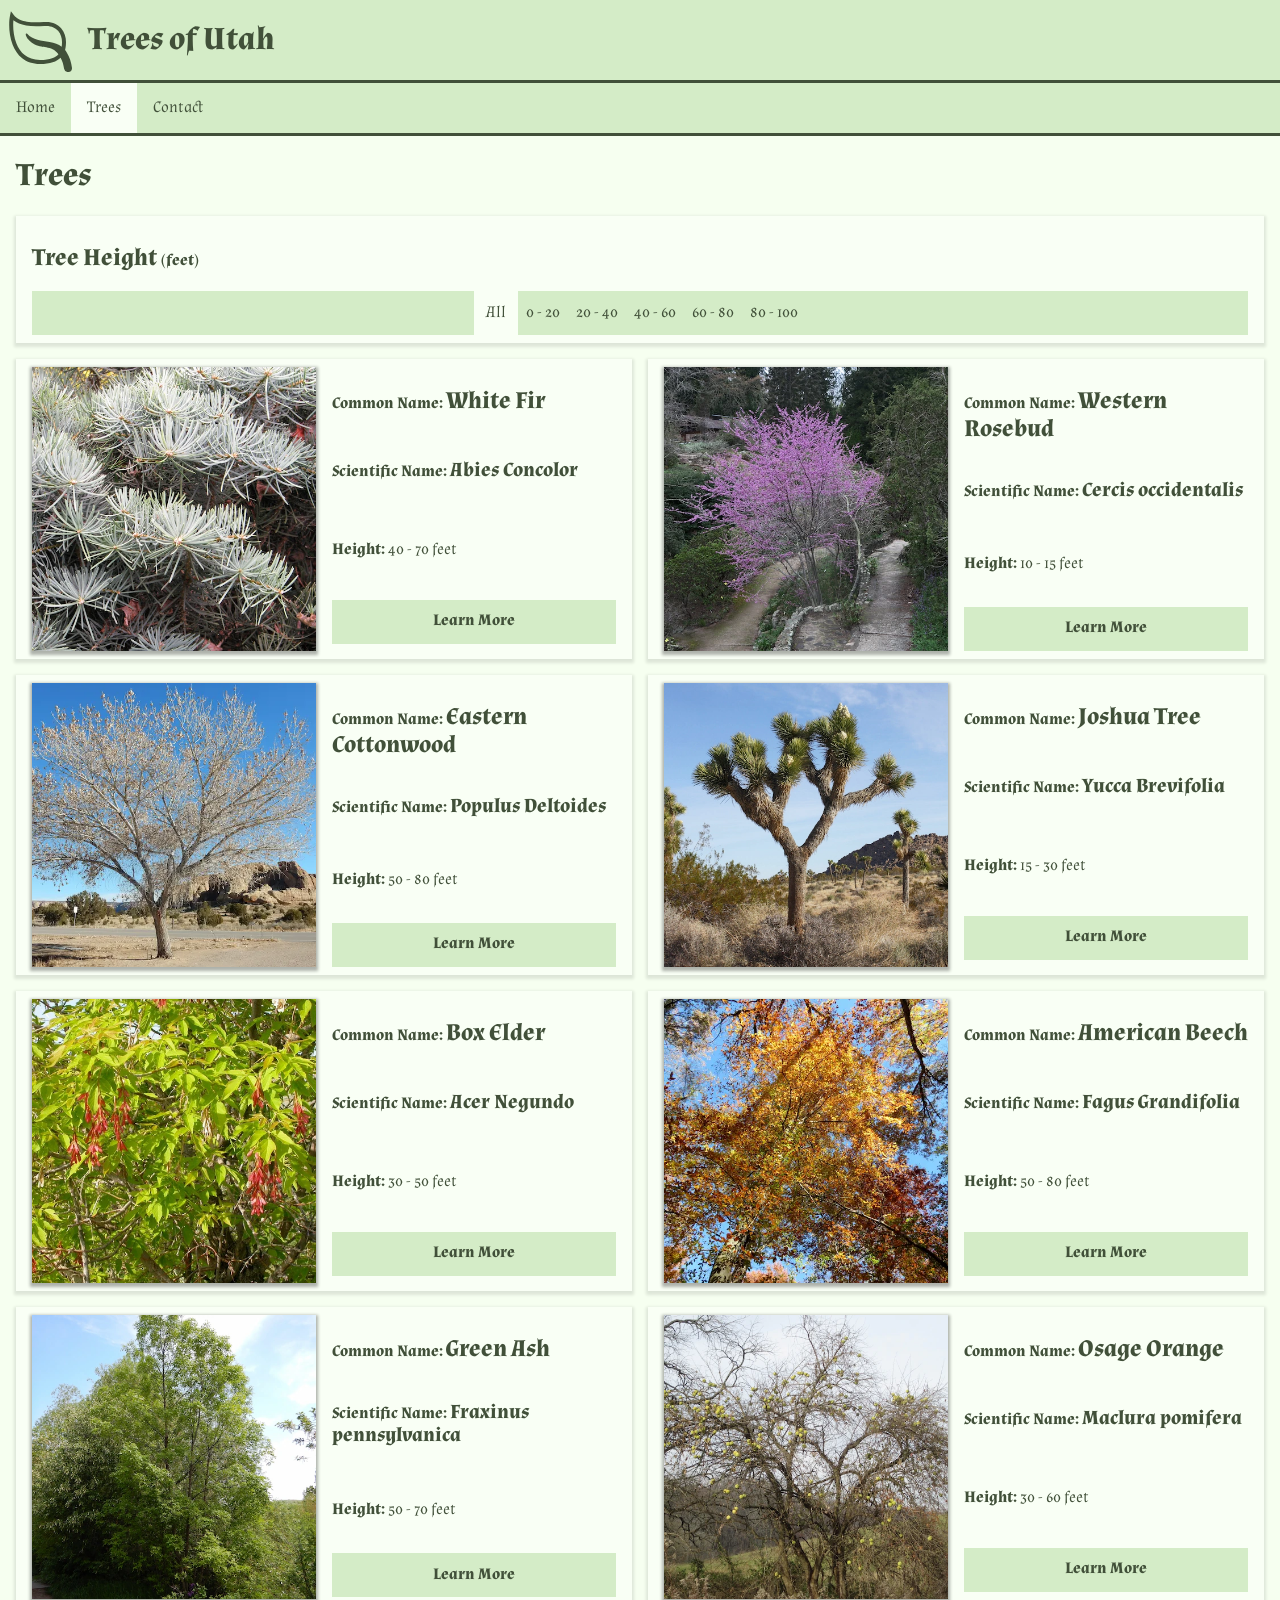
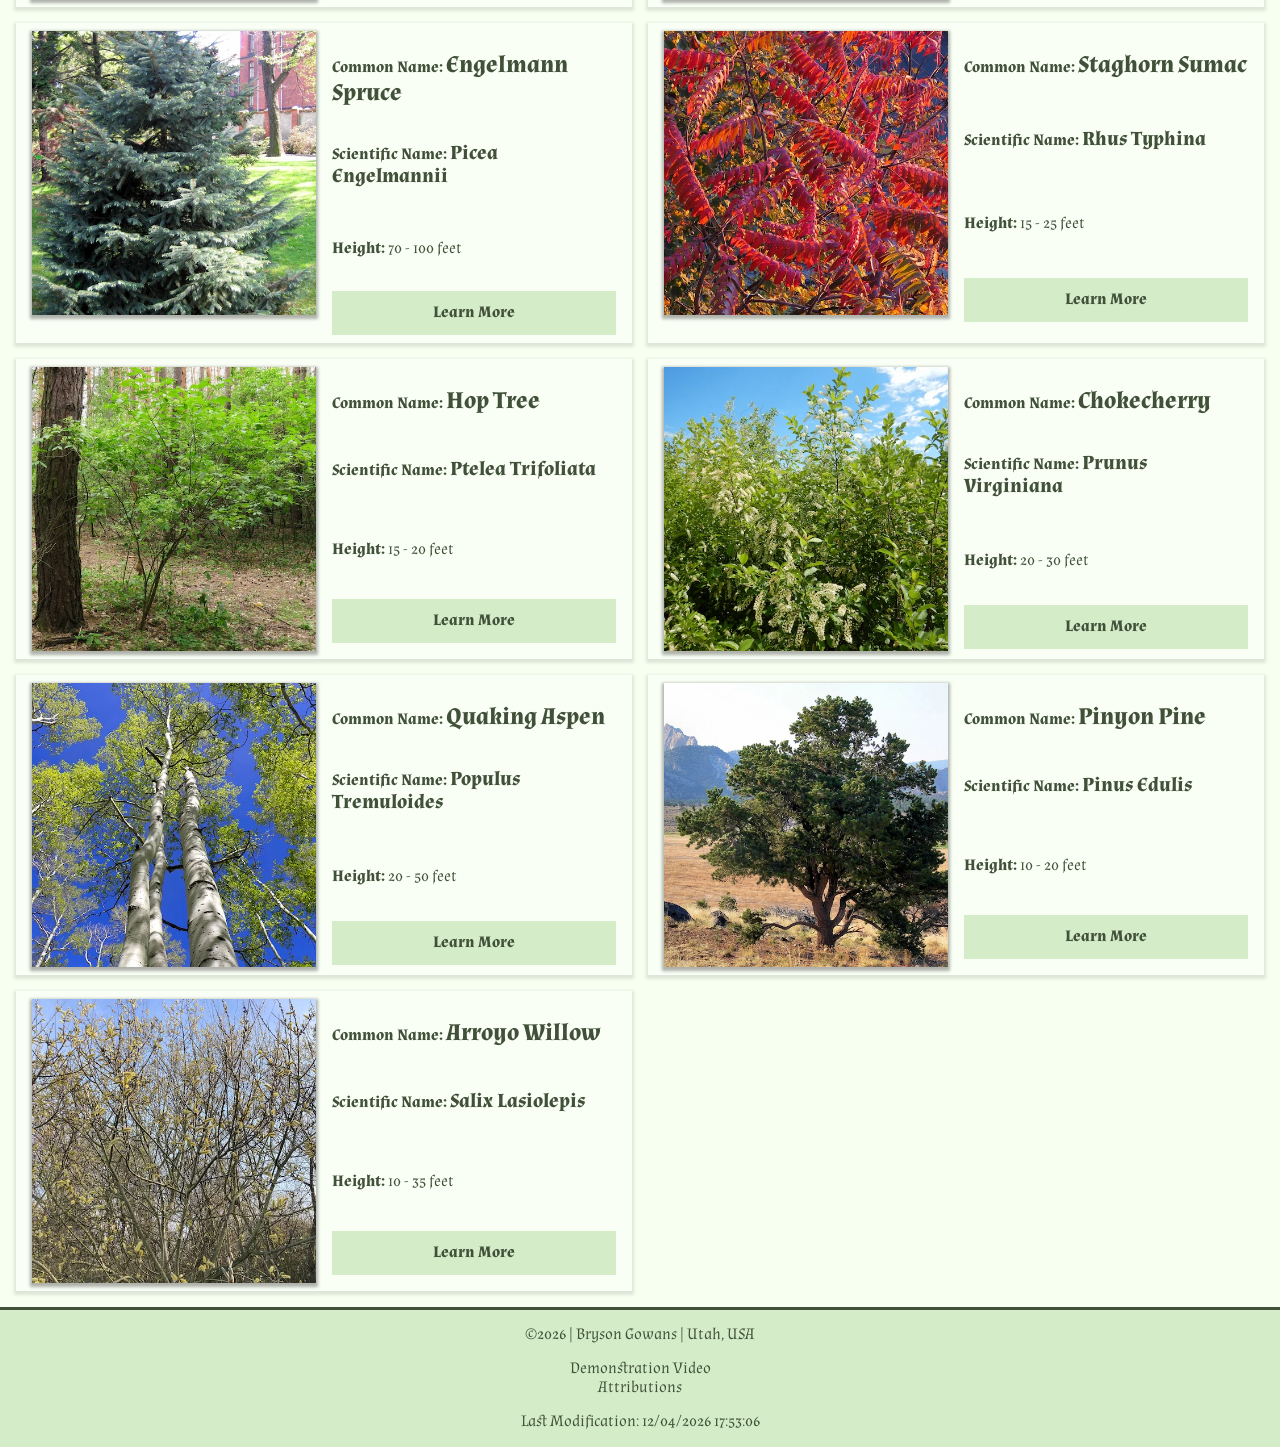
<file: final/trees.html>
<!DOCTYPE html>
<html lang="en">

<head>
    <meta charset="UTF-8">
    <meta name="viewport" content="width=device-width, initial-scale=1.0">
    <!--title, description, & author-->
    <title>Trees of Utah</title>
    <meta name="description" content="WDD 231 Web Frontend Developement course, final trees page for the course">
    <meta name="author" content="Bryson Gowans">
    <!--favicon-->
    <link rel="icon" href="images/favicon.ico?">
    <!--open graph tags-->
    <meta name="og:title" content="Trees of Utah">
    <meta name="og:description" content="Final trees page for the course WDD 231 - Web Frontend Developement">
    <meta name="og:image" content="https://anmen12.github.io/wdd231/final/images/hero-mobile-medium.webp">
    <meta name="og:url" content="https://anmen12.github.io/wdd231/final/trees">
    <!--styling-->
    <link rel="stylesheet" href="../styles/normalize.css">
    <link rel="stylesheet" href="styles/base.css">
    <link rel="stylesheet" href="styles/medium-base.css">
    <link rel="stylesheet" href="styles/large-base.css">
    <!--fonts-->
    <link rel="preconnect" href="https://fonts.googleapis.com">
    <link rel="preconnect" href="https://fonts.gstatic.com" crossorigin>
    <link href="https://fonts.googleapis.com/css2?family=Almendra:ital,wght@0,400;0,700;1,400;1,700&display=swap" rel="stylesheet">
    <!--scripts-->
    <script src="scripts/navigation.js" defer></script>
    <script src="scripts/trees.mjs" type="module"></script>
    <script src="scripts/date.js" defer></script>
</head>

<body>
    <header>
        <img src="images/logo.svg" alt="Site Logo">
        <span>Trees of Utah</span>
        <button id="menu-button" class="menu" aria-label="Menu"></button>
    </header>
    <nav id="nav-bar" class="navigation">
        <ul>
            <li><a href="index.html">Home</a></li>
            <li class="current"><a href="trees.html">Trees</a></li>
            <li><a href="contact.html">Contact</a></li>
        </ul>
    </nav>
    <main>
        <h1>Trees</h1>
        <section class="height-selection">
            <h2>Tree Height <span class="label">(feet)</span></h2>
            <div>
                <button id="all-feet" class="selected">All</button>
                <button id="link020">0 - 20</button>
                <button id="link2040">20 - 40</button>
                <button id="link4060">40 - 60</button>
                <button id="link6080">60 - 80</button>
                <button id="link80100">80 - 100</button>
            </div>
        </section>
        <div id="tree-info"></div>
        <dialog id="tree-details"></dialog>
    </main>
    <footer>
        <p>&copy;<span id="currentyear"></span> | Bryson Gowans | Utah, USA</p>
        <a href="https://www.youtube.com/watch?v=U-XRoKhb_Q4">Demonstration Video</a>
        <a href="attributions.html">Attributions</a>
        <p id="lastModified"></p>
    </footer>
</body>

</html>
</file>
<file: styles/base.css>
/*------------- Variables -------------*/
:root {
    --primary-color: #3e6e4f;
    --primary-accent: #2b4d37;
    --secondary-color: #ffd0c2;
    --secondary-accent: #ffa589;
}

/*------------- Site Wide -------------*/
* {
    font-family: "Tektur", sans-serif;
    box-sizing: border-box;
}

header, nav, main, footer {
    min-width: 320px;
    max-width: 900px;
}

/*------------- Header -------------*/
header {
    display: grid;
    grid-template-columns: 24px auto 44px;
    align-items: end;
    padding: 1rem;
    border-bottom: solid 1px #eeeeee;
    gap: 1rem;
}

header img {
    display: block;
    width: 100%;
    height: auto;
    padding-bottom: 0.125rem;
}

header span {
    font-size: 1.5rem;
    font-weight: 300;
    color: var(--primary-color);
}

/*------------- Menu Button --------------*/
.menu {
    background: none;
    border: none;
    font-size: 2rem;
    color: var(--primary-color);
    cursor: pointer;
    font-family: Verdana, Geneva, Tahoma, sans-serif;
}
.menu::after {
    content: "\2630";
}
.menu.show::after {
    content: "\00D7";
}

/*------------- Navigation --------------*/
.navigation {
    display: none;
}
.navigation.show {
    display: block;
}

.navigation ul {
    list-style-type: none;
    margin: 0;
    padding: 0;
    border-bottom: solid 1px #eeeeee;
}

.navigation li.current {
    background-color: #eeeeee;
}

.navigation a {
    display: block;
    padding: 1rem 1rem;
    font-size: 1rem;
    color: var(--primary-color);
    text-decoration: none;
}
.navigation a:hover {
    background-color: var(--secondary-color);
}

/*------------- Main --------------*/
main {
    display: grid;
    grid-template-columns: 1fr;
}

h1 {
    padding-left: 1rem;
    font-size: 1.5rem;
    font-weight: 600;
    color: var(--primary-color);
}

/*------------- Sections --------------*/

section {
    margin: 0 1rem 1rem 1rem;
    background-color: #eeeeee;
}

section h2 {
    width: 100%;
    background-color: #dddddd;
    font-size: 1.5rem;
    font-weight: 450;
    color: var(--primary-accent);
    text-align: center;
}

section p {
    padding: 0 1rem;
    font-size: 1rem;
    font-weight: 300;
    color: var(--primary-color);
}

/*------------- Photo Section --------------*/
.photo {
    display: flex;
    flex-direction: column;
    align-items: center;
}

.photo img {
    width: 200px;
    height: 200px;
    box-shadow: 0 0 10px 3px #bbbbbb;
    margin: 0 1rem 1rem 1rem;
}

/*------------- Certificates Section --------------*/
.certificates .certificate-buttons {
    display: flex;
    justify-content:space-between;
    gap: 1rem;
    padding: 0 1rem 1rem 1rem;
}

.certificates div button {
    width: 30%;
    padding: .5rem;
    background-color: white;
    border: solid 1px #aaaaaa;
    border-radius: 5px;
    font-size: 1.5rem;
    font-weight: 450;
    color: var(--primary-color);
}
.certificates div button:hover {
    background-color: var(--secondary-color);
    cursor: pointer;
}

.certificates div .selected {
    background-color: transparent;
}

#card-grid {
    display: grid;
    grid-template-columns: 1fr;
}

#card-grid section {
    text-align: center;
    background-color: #dddddd;
}

#card-grid section h3 {
    margin: .75rem 1rem;
    font-size: 1.25rem;
    font-weight: 300;
    color: var(--primary-accent);
}

#card-grid .completed {
    background-color: white;
    border: solid 1px var(--primary-color);
}

#card-grid .completed h3 {
    color: var(--primary-color);
}

.certificates p {
    text-align: center;
}

#credits {
    margin-top: 0;
}

.credit-value {
    font-weight: 600;
}

/*------------- Modal Dialog --------------*/
dialog {
    min-width: 280px;
    max-width: 40%;
    background-color: #eeeeee;
    border: solid 1px var(--primary-accent);
    color: var(--primary-color);
}

dialog button {
    width: 44px;
    height: 44px;
    float: right;
    margin-top: .7rem;
    background-color: #ffffff;
    border: solid 1px #aaaaaa;
    border-radius: 5px;
    font-size: 2rem;
    font-weight: 600;
    color: var(--primary-color);
}
dialog button:hover {
    background-color: var(--secondary-color);
}

::backdrop {
    background-color: rgb(0, 0, 0, 0.3);
}

/*------------- Footer --------------*/
footer {
    background-color: #eeeeee;
    padding: 1rem;
    text-align: center;
}

.social {
    display: flex;
    justify-content: center;
    gap: 1rem;
}

.social a {
    display: flex;
    justify-content: center;
    align-items: center;
    width: 44px;
    height: 44px;
    border: solid 1px #bbbbbb;
    border-radius: .5rem;
}
.social a:hover {
    background-color: var(--secondary-color);
}

.social img {
    width: 22px;
    height: auto;
}

footer p {
    color: var(--primary-accent);
}
</file>
<file: styles/large-base.css>
@media only screen and (min-width: 38rem) {
    header, main, nav, footer {
        max-width: 900px;
        margin: 0 auto;
    }

    header {
        grid-template-columns: 24px auto;
    }

    .menu {
        display: none;
    }

    .navigation {
        display: block;
    }

    .navigation ul {
        display: flex;
    }

    main {
        grid-template-columns: 1fr 1fr 1fr;
    }

    .about {
        grid-column: 1 / 3;
    }

    .certificates {
        grid-column: 1 / 4;
    }

    #card-grid {
        grid-template-columns: 1fr 1fr 1fr;
    }
}
</file>
<file: final/styles/base.css>
/*------------- Variables -------------*/
:root {
    --background-color: #f6fff0;
    --section-color: #f9fff5;
    --primary-color: #d4ecc7;
    --primary-accent: #415039;
}

/*------------- Site Wide -------------*/
* {
    font-family: "Almendra", serif;
    box-sizing: border-box;
}

body {
    margin: 0;
    background-color: var(--background-color);
}

header, nav, main, footer {
    min-width: 300px;
    margin: 0 auto;
}

/*------------- Header -------------*/
header {
    display: grid;
    grid-template-columns: 80px auto 80px;
    background-color: var(--primary-color);
    border-bottom: solid 3px var(--primary-accent);
}

header img {
    padding: .5rem;
    width: 80px;
    height: 80px;
    align-self: center;
}

header span {
    margin: .5rem;
    align-self: center;
    font-size: 2rem;
    font-weight: 700;
    color: var(--primary-accent);
    text-align: center;
}

/*------------- Menu Button --------------*/
.menu {
    background: none;
    border: none;
    font-size: 2.5rem;
    color: var(--primary-accent);
    cursor: pointer;
    font-family: Verdana, Geneva, Tahoma, sans-serif;
}
.menu::after {
    content: "\2630";
}
.menu.show::after {
    content: "\00D7";
}

/*------------- Nav -------------*/
nav {
    background-color: var(--primary-color);
}

.navigation {
    display: none;
}
.navigation.show {
    display: block;
}

.navigation ul {
    list-style-type: none;
    margin: 0;
    padding: 0;
    border-bottom: solid 3px var(--primary-accent);
    text-align: center;
}

.navigation li.current {
    background-color: var(--section-color);
}

.navigation a {
    display: block;
    padding: 1rem 1rem;
    font-size: 1rem;
    font-weight: 400;
    color: var(--primary-accent);
    text-decoration: none;
}
.navigation a:hover {
    background-color: var(--background-color);
}

/*------------- Main -------------*/
main {
    min-width: 270px;
    margin: 0 1rem;
}

main h1 {
    font-size: 2rem;
    font-weight: 700;
    color: var(--primary-accent);
    text-align: center;
}

main section {
    margin-bottom: 1rem;
    padding: .5rem 1rem;
    background-color: var(--section-color);
    box-shadow: 0 2px 3px 2px rgb(0,0,0,0.1);
}

section h2 {
    font-size: 1.5rem;
    font-weight: 700;
    color: var(--primary-accent);
}

section h3 {
    font-size: 1.25rem;
    font-weight: 700;
    color: var(--primary-accent);
}

section p {
    font-size: 1rem;
    font-weight: 400;
    color: var(--primary-accent);
}

/*------------- Siteplan -------------*/
.color-scheme {
    display: grid;
}

.color-scheme div {
    padding: 1rem;
    border-top: solid 1px var(--primary-accent);
}

.background-color {
    background-color: var(--background-color);
}

.section-color {
    background-color: var(--section-color);
}

.primary-color {
    background-color: var(--primary-color);
}

.primary-accent {
    background-color: var(--primary-accent);
}
.primary-accent h3,
.primary-accent p {
    color: var(--background-color);
}

.wireframe {
    display: flex;
    flex-direction: column;
}

.wireframe figure {
    display: flex;
    flex-direction: column;
    align-items: center;
    margin: 1rem auto;
}

.wireframe figure img {
    box-shadow: 0 2px 3px 2px rgb(0,0,0,0.1);
}

.wide img {
    width: 100%;
    height: auto;
}

.mobile img {
    width: 75%;
    height: auto;
}

.wireframe figure figcaption {
    margin-top: .25rem;
    font-size: 1rem;
    font-weight: 400;
    color: var(--primary-accent);
    text-align: center;
}

/*------------- Home -------------*/
/*------------- Hero -------------*/
.hero img {
    width: 100%;
    height: auto;
    box-shadow: 0 2px 3px 2px rgb(0,0,0,0.5);
}

/*------------- Home Tree Cards -------------*/
.label {
    font-size: 1rem;
    font-weight: 700;
    font-style: normal;
}

#tree-cards {
    display: grid;
    grid-template-columns: repeat(auto-fit, minmax(200px, 1fr));
    gap: 0 1rem;
}

#tree-cards section {
    display: flex;
    flex-direction: column;
}

#tree-cards section h3 {
    margin-top: 0;
    font-style: italic;
}

#tree-cards section a {
    margin-top: auto;
}

#tree-cards section img {
    width: 100%;
    height: auto;
    box-shadow: 0 2px 3px 2px rgb(0,0,0,0.3);
}
#tree-cards section a img:hover {
    filter: contrast(75%);
    box-shadow: 0 2px 3px 2px rgb(0,0,0,0.5);
}

/*------------- Trees -------------*/
/*------------- Height Selection -------------*/
.height-selection {
    display: flex;
    flex-direction: column;
}

.height-selection div {
    padding: 0 1rem;
    display: flex;
    justify-content: center;
    flex-wrap: wrap;
    background-color: var(--primary-color);
}

.height-selection div button {
    min-width: 44px;
    min-height: 44px;
    padding: .5rem;
    background-color: var(--primary-color);
    border: none;
    font-size: 1rem;
    font-weight: 400;
    color: var(--primary-accent);
    cursor: pointer;
}
.height-selection div button:hover {
    background-color: var(--background-color);
}

.height-selection div .selected {
    background-color: var(--section-color);
}

/*------------- Tree Information Cards -------------*/
#tree-info section {
    display: grid;
    grid-template-areas:
    "common"
    "scientific"
    "image"
    "height"
    "button";
}

#tree-info section h2 {
    grid-area: common;
}

#tree-info section h3 {
    grid-area: scientific;
    margin-top: 0;
}

#tree-info section img {
    width: 100%;
    max-width: 400px;
    height: auto;
    grid-area: image;
    box-shadow: 0 2px 3px 2px rgb(0,0,0,0.3);
}

#tree-info section p {
    grid-area: height;
}

#tree-info section button {
    height: 44px;
    grid-area: button;
    padding: .5rem;
    background-color: var(--primary-color);
    font-size: 1rem;
    font-weight: 700;
    color: var(--primary-accent);
    border: none;
    cursor: pointer;
}
#tree-info section button:hover {
    background-color: var(--primary-accent);
    color: var(--primary-color);
}

/*------------- Dialog -------------*/
dialog {
    background-color: var(--section-color);
    border: none;
    color: var(--primary-accent);
}

dialog img {
    width: 100%;
    max-width: 400px;
    height: auto;
    box-shadow: 0 0 3px 2px rgb(0,0,0,0.3);
}

dialog button {
    float: right;
    min-width: 44px;
    min-height: 44px;
    margin-top: .7rem;
    background-color: var(--primary-color);
    border: none;
    font-size: 2rem;
    font-weight: 400;
    color: var(--primary-accent);
    font-family: Verdana, Geneva, Tahoma, sans-serif;
    cursor: pointer;
}
dialog button:hover {
    background-color: var(--primary-accent);
    color: var(--primary-color);
}

::backdrop {
    background-color: rgb(0, 0, 0, 0.3);
}

/*------------- Contact -------------*/
/*------------- Form -------------*/
fieldset {
    margin-bottom: 1rem;
    border: 3px solid var(--primary-color);
    font-size: 1.25rem;
    font-weight: 400;
    color: var(--primary-accent);
}

label {
    display: block;
    margin-top: 1rem;
    font-size: 1rem;
    font-weight: 400;
    color: var(--primary-accent);
}
label:nth-child(2) {
    margin-top: 0;
}

input[type="text"],
input[type="email"],
input[type="tel"],
textarea {
    display: block;
    width: 100%;
    max-width: 600px;
    min-height: 44px;
    padding: .5rem;
    background-color: #ffffff;
    border: solid 3px var(--primary-color);
    font-size: 1rem;
    font-weight: 400;
    color: var(--primary-accent);
}

textarea {
    height: 91px;
}

input:required,
textarea:required {
    border-left: solid 3px maroon;
}
input:required:valid,
textarea:required:valid {
    border-left: solid 3px green;
}

.required {
    font-weight: 700;
    color: maroon;
}

input[type="submit"] {
    width: 100%;
    min-height: 44px;
    margin-bottom: .5rem;
    background-color: var(--primary-color);
    border: none;
    font-size: 1rem;
    font-weight: 700;
    color: var(--primary-accent);
    cursor: pointer;
}
input[type="submit"]:hover {
    background-color: var(--primary-accent);
    color: var(--primary-color);
}

/*------------- Footer -------------*/
footer {
    display: flex;
    flex-direction: column;
    align-items: center;
    grid-template-columns: 1fr;
    background-color: var(--primary-color);
    border-top: solid 3px var(--primary-accent);
    color: #ffffff;
}

footer p,
footer a {
    font-size: 1rem;
    font-weight: 400;
    color: var(--primary-accent);
}

footer a {
    text-decoration: none;
}
footer a:hover {
    text-decoration: underline;
}
</file>
<file: final/styles/medium-base.css>
@media only screen and (min-width: 38rem) {
    header span {
        text-align: left;
    }

    .menu {
        display: none;
    }

    .navigation {
        display: block;
    }

    .navigation ul {
        display: flex;
    }

    main h1 {
        text-align: left;
    }

    .color-scheme {
        grid-template-columns: 1fr 1fr 1fr 1fr;
    }

    .color-scheme h2 {
        grid-column: 1 / 5;
    }

    .color-scheme div {
        padding: 1rem;
        border-top: none;
        border-left: solid 1px var(--primary-accent);
    }

    #tree-info section {
        grid-template-areas:
        "image common"
        "image scientific"
        "image height"
        "image button";
        grid-template-columns: 1fr 1fr;
        gap: 1rem;
    }

    input[type="submit"]:hover {
        animation: submit 1s linear 0s infinite;
    }

    @keyframes submit {
        25% {
            transform: rotateZ(1deg);
        }
        75% {
            transform: rotateZ(-1deg);
        }
    }
}
</file>
<file: week04/styles/small.css>
*{box-sizing: border-box;}
html {
  -webkit-text-size-adjust: 100%; 
  -ms-text-size-adjust: 100%;
}

h1 {
  color: #3D405B;
}

form {
    margin: 1rem 2%;
  
    label {
      display: block;
      font-size: .8rem;
      color: purple;
      padding-top: .2rem;
    }
    h3 {
      font-size: .9rem;
      color: #E07A5F;
      margin: 1.5rem 0 .2rem 0;
      border-bottom: 1px solid #eee;
    }
  
    input[type=text],
    input[type=tel],
    input[type=date],
    input[type=email],
    select {
      display: block;
      margin: .1rem 0 1rem 0 ;
      padding: .3rem;
      border: 1px solid #999;
      border-radius: 4px;
      border-left-width: 5px;
      border-left-color:#555;
      font-size: 1rem;
      color: #3D405B;
      width: 250px;
    }
  
    input:required {border-left-color: #d70000;}
    input:focus {border-left-color: black; outline:none;}
    input:required:valid{border-left-color: green;}
  
    input[type=submit] {
      border: none;
      text-align: center;
      background-color: #3D405B;
      color: white;
      border-radius: 1rem;
      padding: .75rem 1.5rem;
      margin: 2rem 0;
      font-size: 1.2rem;
      -webkit-appearance: none;
      appearance: none;
    }
  }
  input:-webkit-autofill{
    -webkit-text-fill-color: #3D405B;
  }
  
  #results {
    background-color: #F4F1DE;
    padding: 0 1rem;
    border: 1px solid #E07A5F;
    border-radius: 6px;
  }
</file>
<file: week04/styles/large.css>
@media only screen and (min-width: 38rem) {


} /*end media query*/
</file>
<file: styles/prophets.css>
:root {
    --primary-color: #bfd2c5;
    --primary-accent: #3c4640;
}

/*------------- Site Wide -------------*/
header, main, footer {
    max-width: 900px;
    margin: 0 auto;
    font-family: 'Courier New', Courier, monospace;
}

/*------------- Header -------------*/
header {
    background-color: var(--primary-color);
    text-align: center;
}

header h1 {
    margin-top: 0;
    padding: 1rem;
    font-size: 2rem;
    font-weight: 550;
    color: var(--primary-accent);
}

/*------------- Cards -------------*/
#cards {
    display: grid;
    grid-template-columns: repeat(auto-fit, minmax(200px, 1fr));
    gap: 1rem;
    margin: 1rem;
    text-align: center;
}

#cards section {
    padding: 1rem;
    background-color: var(--primary-color);
    border: solid 1px rgb(0, 0, 0, 0.1);
    border-radius: 5px;
}

#cards section h2 {
    margin: 0 0 0.25rem 0;
    font-size: 1.25rem;
    font-weight: 550;
    color: var(--primary-accent);
}

#cards section p {
    margin: 0 0 0.25rem 0;
    font-size: 1rem;
    font-weight: 100;
    color: var(--primary-accent);
}

#cards section img {
    width: 100%;
    border: solid 1px var(--primary-accent);
    box-shadow: 0 0 3px 1px rgb(0, 0, 0, 0.5);
}

/*------------- Footer -------------*/
footer {
    background-color: var(--primary-color);
    margin: 1rem auto 0 auto;
    padding: 2rem;
    font-size: 1rem;
    font-weight: 550;
    color: var(--primary-accent);
    text-align: center;
}
</file>
<file: chamber/styles/base.css>
/*------------- Variables -------------*/
:root {
    --background-color: #eeeeee;
    --primary-color: #0099d6;
    --primary-accent: #00668f;
    --secondary-color: #310071;
}

/*------------- Site Wide -------------*/
* {
    font-family: "Grenze", serif;
    box-sizing: border-box;
}

header, nav, main, footer {
    min-width: 320px;
    margin: 0 auto;
}

/*------------- Header -------------*/
header {
    display: grid;
    grid-template-columns: 80px auto 80px;
    background-color: var(--primary-color);
}

header img {
    padding: .5rem;
    width: 80px;
    height: 80px;
    align-self: center;
}

header span {
    margin: .5rem;
    align-self: center;
    font-size: 2rem;
    font-weight: 600;
    color: white;
}

/*------------- Menu Button --------------*/
.menu {
    background: none;
    border: none;
    font-size: 2rem;
    color: #ffffff;
    cursor: pointer;
    font-family: Verdana, Geneva, Tahoma, sans-serif;
}
.menu::after {
    content: "\2630";
}
.menu.show::after {
    content: "\00D7";
}

/*------------- Nav -------------*/
nav {
    background-color: var(--primary-color);
}

.navigation {
    display: none;
}
.navigation.show {
    display: block;
}

.navigation ul {
    list-style-type: none;
    margin: 0;
    padding: 0;
    border-top: solid 3px var(--primary-accent);
    border-bottom: solid 3px var(--primary-accent);
    text-align: center;
}

.navigation li.current {
    background-color: var(--primary-accent);
}

.navigation a {
    display: block;
    padding: 1rem 1rem;
    font-size: 1rem;
    font-weight: 400;
    color: #ffffff;
    text-decoration: none;
}
.navigation a:hover {
    background-color: var(--secondary-color);
}

/*------------- Main -------------*/
main h1 {
    font-size: 1.5rem;
    font-weight: 600;
    color: var(--primary-accent);
    text-align: center;
}

.view-buttons {
    width: 200px;
    display: flex;
    margin: 0 auto;
}

.view-buttons button {
    width: 60px;
    height: 60px;
    margin: 1rem auto;
    padding: .5rem;
    border: solid 3px var(--primary-color);
    border-radius: 1rem;
}

.view-buttons button img {
    width: 100%;
}

/*------------- Buttons -------------*/
main div button:hover {
    background-color: var(--secondary-color);
    cursor: pointer;
}

main div .selected {
    background-color: var(--primary-accent);
}

/*------------- Grid -------------*/
.grid {
    display: grid;
    grid-template-columns: repeat(auto-fit, minmax(280px, 1fr));
    gap: 1rem;
    margin: 1rem;
}
.grid section {
    display: flex;
    flex-direction: column;
    align-items: center;
    background-color: var(--background-color);
    border: solid 3px var(--primary-color);
    border-radius: 20px;
    text-align: center;
}

.grid section img {
    max-width: 80%;
    width: fit-content;
    max-height: 80px;
    height: 100%;
    margin: 1rem;
}

.grid section h2 {
    margin: 1rem;
    font-size: 2rem;
    font-weight: 600;
    color: var(--primary-accent);
}

.grid section p,
.grid section a {
    margin: 0 1rem 1rem 1rem;
    font-size: 1.25rem;
    font-weight: 400;
    color: var(--primary-accent);
}

/*------------- List -------------*/

.list {
    margin-bottom: 1rem;
}

.list section {
    display: grid;
    grid-template-columns: 2fr 3fr 3fr 5fr;
    align-items: center;
    margin: 0 1rem;
}

.list section img {
    display: none;
}

.list section h2 {
    margin: 1rem;
    font-size: 1rem;
    font-weight: 600;
    color: var(--primary-accent);
}

.list section p,
.list section a {
    margin: 1rem;
    font-size: 1rem;
    font-weight: 400;
    color: var(--primary-accent);
}

.list section:nth-child(odd) {
	background-color: var(--background-color);
}

/*------------- Hero -------------*/
.hero img {
    width: 100%;
    height: 100%;
}

/*------------- Join Link -------------*/
.join {
    display: flex;
    justify-content: center;
    margin: 1rem 1rem 0 1rem;
}
.join a {
    background-color: var(--background-color);
    border: solid 3px var(--primary-color);
    border-radius: 20px;
    padding: 1rem;
    font-size: 1.25rem;
    font-weight: 600;
    color: var(--primary-accent);
    text-decoration: none;
}
.join a:hover {
    background-color: var(--secondary-color);
    color: #ffffff;
    cursor: pointer;
}

/*------------- Home -------------*/
.home-info {
    display: grid;
    grid-template-columns: 1fr;
    gap: 1rem;
    margin: 1rem;
}

.home-info section {
    background-color: var(--background-color);
}

.home-info section h2 {
    background-color: var(--primary-accent);
    margin-top: 0;
    margin-bottom: 1rem;
    padding: 1rem;
    font-size: 1.5rem;
    font-weight: 600;
    color: #ffffff;
    text-align: center;
}

.join-page h1 {
    grid-column: 1 / 3;
}

/*------------- Events -------------*/
.events h3 {
    margin: 1rem;
    font-size: 1.5rem;
    font-weight: 400;
    color: var(--primary-accent);
}

.events p {
    margin: 1rem;
    font-size: 1.25rem;
    font-weight: 400;
    color: var(--primary-accent);
}

/*------------- Weather -------------*/
.weather div {
    display: flex;
    flex-direction: column;
    align-items: center;
    margin-bottom: .5rem;
}

.weather div img {
    width: 60px;
    height: 60px;
}

.weather div div {
    text-align: center;
}

.weather div div p,
.forecast div p {
    margin: .5rem;
    font-size: 1rem;
    font-weight: 400;
    color: var(--primary-accent);
}

.weather div div .bold,
.forecast div .bold {
    font-size: 1.25rem;
}

.weather div div .weather-desc {
    font-size: 1.25rem;
    text-transform: capitalize;
}

/*------------- Forecast -------------*/
.forecast div {
    display: flex;
    flex-direction: column;
    text-align: center;
}

/*------------- Form -------------*/
form {
    margin: 1rem 1rem;
}

fieldset {
    margin: 0;
    padding: 1rem;
    background-color: var(--background-color);
    border: solid 3px var(--primary-color);
    border-radius: 5px;
}

label {
    font-size: 1rem;
    font-weight: 600;
    color: var(--primary-accent);
}

input,
select,
textarea {
    display: block;
    width: 100%;
    max-width: 420px;
    margin-bottom: 1rem;
    padding: 1rem;
    background-color: #ffffff;
    border: solid 3px var(--primary-color);
    border-radius: 5px;
    font-size: 1rem;
    font-weight: 400;
    color: var(--primary-accent);
}

textarea {
    height: 107px;
}

input[type="submit"] {
    margin: 0;
    background-color: #ffffff;
    border: solid 3px var(--primary-color);
    border-radius: 5px;
    font-size: 1.5rem;
    font-weight: 600;
    color: var(--primary-accent);
    cursor: pointer;
}
input[type="submit"]:hover {
    background-color: var(--secondary-color);
    color: white;
}

.required {
    font-weight: 600;
    color: maroon;
}

/*------------- Memberships -------------*/
.memberships {
    display: flex;
    flex-direction: column;
    gap: 1rem;
    margin: 1rem;
}
.memberships section {
    display: flex;
    flex-direction: column;
    align-items: center;
}

.memberships section h2 {
    font-size: 1.5rem;
    font-weight: 600;
    color: var(--primary-accent);
}

.memberships section button {
    width: max-content;
    margin-bottom: 1rem;
    padding: 1rem;
    background-color: #ffffff;
    border: solid 3px var(--primary-color);
    border-radius: 20px;
    font-size: 1rem;
    font-weight: 400;
    color: var(--primary-accent);
}
.memberships section button:hover {
    color: #ffffff;
}

.np {
    background-color: var(--background-color);
    border: solid 3px var(--primary-color);
    border-radius: 20px;
    animation: np 5s ease 1s 3 normal forwards;
}

.bronze {
    background-color: var(--background-color);
    border: solid 3px var(--primary-color);
    border-radius: 20px;
    animation: bronze 5s ease 1s 3 normal forwards;
}

.silver {
    background-color: var(--background-color);
    border: solid 3px var(--primary-color);
    border-radius: 20px;
    animation: silver 5s ease 1s 3 normal forwards;
}

.gold {
    background-color: var(--background-color);
    border: solid 3px var(--primary-color);
    border-radius: 20px;
    animation: gold 5s ease 1s 3 normal forwards;
}

@keyframes np {
    0% {
        background-color: #eeeeee;
        border: solid 3px var(--primary-color);
    }
    50% {
        background-color: #ffffff;
        border: solid 3px var(--primary-accent);
    }
    100% {
        background-color: #eeeeee;
        border: solid 3px var(--primary-color);
    }
}

@keyframes bronze {
    0% {
        background-color: #fff5eb;
        border: solid 3px var(--primary-color);
    }
    50% {
        background-color: #ffe8d3;
        border: solid 3px var(--primary-accent);
    }
    100% {
        background-color: #fff5eb;
        border: solid 3px var(--primary-color);
    }
}

@keyframes silver {
    0% {
        background-color: #eeeeee;
        border: solid 3px var(--primary-color);
    }
    50% {
        background-color: #dddddd;
        border: solid 3px var(--primary-accent);
    }
    100% {
        background-color: #eeeeee;
        border: solid 3px var(--primary-color);
    }
}

@keyframes gold {
    0% {
        background-color: #fffef0;
        border: solid 3px var(--primary-color);
    }
    50% {
        background-color: #fffcdb;
        border: solid 3px var(--primary-accent);
    }
    100% {
        background-color: #fffef0;
        border: solid 3px var(--primary-color);
    }
}

/*------------- Modal Dialog -------------*/
dialog {
    width: 50%;
    min-width: 280px;
    background-color: var(--background-color);
    border: solid 3px var(--primary-color);
    border-radius: 5px;
}

dialog button {
    width: 44px;
    height: 44px;
    float: right;
    background-color: #ffffff;
    border: solid 3px var(--primary-color);
    border-radius: 20px;
    font-size: 1.5rem;
    font-weight: 600;
    color: var(--primary-accent);
    font-family: Verdana, Geneva, Tahoma, sans-serif;
    cursor: pointer;
}
dialog button:hover {
    background-color: var(--secondary-color);
    color: #ffffff;
}

dialog h2 {
    font-size: 1.5rem;
    font-weight: 600;
    color: var(--primary-accent);
}

dialog p {
    font-size: 1rem;
    font-weight: 400;
    color: var(--primary-accent);
}

::backdrop {
    background-color: rgb(0, 0, 0, 0.3);
}

/*------------- Thank You Page -------------*/
#results {
    margin: 1rem;
    background-color: var(--background-color);
    border: solid 3px var(--primary-color);
    border-radius: 20px;
}

#results p {
    margin: 1rem;
    font-size: 1rem;
    font-weight: 400;
    color: var(--primary-accent);
    text-align: center;
}

/*------------- Spotlight Businesses -------------*/
.business-spotlight {
    display: grid;
    grid-template-columns: 1fr;
    gap: 1rem;
    margin: 1rem;
}

.business-spotlight section {
    background-color: var(--background-color);
    padding-bottom: 1rem;
}

.business-spotlight section h2 {
    margin: 1rem;
    padding-bottom: 1rem;
    border-bottom: solid 3px var(--primary-accent);
    color: var(--primary-accent);
    text-align: center;
}

.business-spotlight section div {
    display: flex;
    flex-direction: column;
    justify-content: center;
    align-items: center;
}

.business-spotlight section div img {
    max-width: 80%;
    width: fit-content;
    max-height: 80px;
    margin: 0 1rem .5rem 1rem;
}

.business-spotlight section div div {
    display: flex;
    flex-direction: column;
}

.business-spotlight section div div p,
.business-spotlight section div div p a {
    margin: .5rem;
    font-size: 1rem;
    font-weight: 400;
    color: var(--primary-accent);
}

/*------------- Discover -------------*/
.last-visit {
    margin: 0 1rem;
    font-size: 1.25rem;
    font-weight: 400;
    color: var(--primary-accent);
    text-align: center;
}
.last-visit .bold {
    font-size: 1.25rem;
}

.areas {
    margin: 1rem;
    display: grid;
    grid-template-columns: 1fr;
    gap: 1rem;
}

.areas section {
    display: grid;
    grid-template-areas: 
    "name"
    "image"
    "address"
    "description"
    "button";
    justify-content: center;
    background-color: var(--background-color);
    border: solid 3px var(--primary-color);
    border-radius: 20px;
}

.areas section h2 {
    margin: 1rem;
    grid-area: name;
    font-size: 1.5rem;
    font-weight: 600;
    color: var(--primary-accent);
    text-align: center;
}

.areas section figure {
    width: fit-content;
    margin: auto;
    grid-area: image;
}

.areas section figure img:hover {
    filter: contrast(75%);
    box-shadow: 0 0 5px 5px rgb(0,0,0,0.1);
}

.areas section address,
.areas section p {
    font-size: 1rem;
    font-weight: 400;
    color: var(--primary-accent);
    text-align: center;
}
.areas section address {
    margin-top: .5rem;
    grid-area: address;
}
.areas section p {
    grid-area: description;
}

.areas section button {
    width: fit-content;
    margin: 0 auto 1rem auto;
    padding: 1rem;
    grid-area: button;
    background-color: #ffffff;
    border: solid 3px var(--primary-color);
    border-radius: 20px;
    font-size: 1rem;
    font-weight: 400;
    color: var(--primary-accent);
}
.areas section button:hover {
    color: #ffffff;
}

/*------------- Footer -------------*/
footer {
    display: flex;
    flex-direction: column;
    align-items: center;
    grid-template-columns: 1fr;
    background-color: var(--primary-accent);
    color: #ffffff;
}

footer div {
    margin: 0 1rem;
    width: 280px;
}

.bold {
    font-size: 1rem;
    font-weight: 600;
}

footer div p {
    font-weight: 400;
}

.social {
    display: flex;
    justify-content: space-evenly;
    gap: 1rem;
    margin: 0;
}

.social img {
    width: 60px;
    padding: .5rem;
    background-color: var(--background-color);
    border: solid 3px var(--primary-color);
    border-radius: 1rem;
}
.social img:hover {
    background-color: var(--secondary-color);
}
</file>
<file: chamber/styles/medium-base.css>
@media only screen and (min-width: 38rem) {
    header {
        grid-template-columns: 80px auto;
    }

    .menu {
        display: none;
    }

    .navigation {
        display: block;
    }

    .navigation ul {
        display: flex;
    }

    footer {
        flex-direction: row;
        justify-content: space-around;
    }

    footer div {
        width: auto;
    }

    footer .social {
        width: 320px;
    }

    .home-info {
        grid-template-columns: 2fr 1fr 1fr;
    }

    .weather > div {
        flex-direction: row;
        justify-content: center;
    }

    .business-spotlight {
        grid-template-columns: repeat(auto-fit, minmax(280px, 1fr));
    }

    .join-page {
        display: grid;
        grid-template-columns: 1fr 1fr;
        gap: 1rem;
    }

    form {
        margin-right: 0;
    }

    .memberships {
        margin-left: 0;
    }

    .areas section {
        grid-template-areas:
        "image name"
        "image address"
        "image description"
        "image button";
        gap: 0 1rem;
    }
}
</file>
<file: chamber/styles/large-base.css>
@media only screen and (min-width: 64rem) {
    .areas {
        grid-template-columns: 1fr 1fr;
    }
}
</file>
<file: final/styles/large-base.css>
@media only screen and (min-width: 64rem) {
    #tree-info {
        display: grid;
        grid-template-columns: 1fr 1fr;
        gap: 0 1rem;
    }
}
</file>
